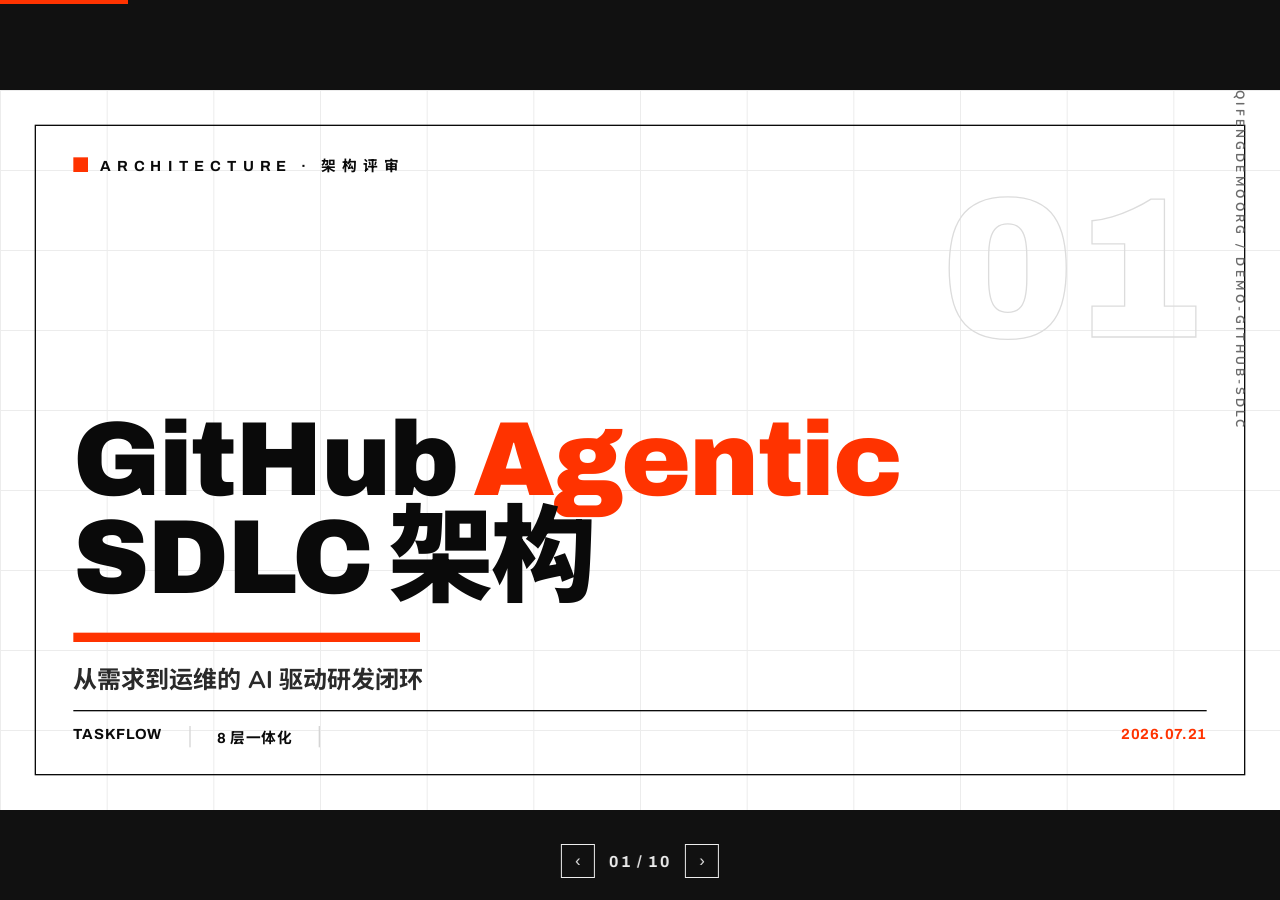
<file: index.html>
<!DOCTYPE html>
<html lang="zh">
<head>
<meta charset="UTF-8">
<meta name="viewport" content="width=device-width, initial-scale=1.0">
<title>GitHub Agentic SDLC 架构 · TaskFlow</title>

<!-- Fonts: Archivo (display) + Nunito (body) + Noto Sans SC (CJK) -->
<link rel="preconnect" href="https://fonts.googleapis.com">
<link rel="preconnect" href="https://fonts.gstatic.com" crossorigin>
<link href="https://fonts.googleapis.com/css2?family=Archivo:wght@500;700;800;900&family=Nunito:wght@400;600;700;800&family=Noto+Sans+SC:wght@400;500;700;900&display=swap" rel="stylesheet">

<style>
/* ===========================================
   THEME — Swiss Modern (edit :root to reskin)
   =========================================== */
:root{
  --stage-bg:#111111;        /* letterbox area */
  --slide-bg:#ffffff;
  --ink:#0a0a0a;
  --red:#ff3300;
  --muted:#6b6b6b;
  --line:#d9d9d9;
  --grid:#ececec;
  --zone-ot:#9a9a9a;         /* OneTeam zone */
  --zone-gh:#0a0a0a;         /* GitHub zone */
  --zone-az:#ff3300;         /* Azure zone */
  --font-display:'Archivo','Noto Sans SC',sans-serif;
  --font-body:'Nunito','Noto Sans SC',sans-serif;
  --ease:cubic-bezier(.16,1,.3,1);
}
*{margin:0;padding:0;box-sizing:border-box;}

/* ===========================================
   viewport-base.css  (fixed 16:9 stage)
   =========================================== */
html,body{width:100%;height:100%;margin:0;overflow:hidden;background:var(--stage-bg,#000);}
.deck-viewport{position:fixed;inset:0;overflow:hidden;background:var(--stage-bg,#000);}
.deck-stage{position:absolute;left:0;top:0;width:1920px;height:1080px;overflow:hidden;transform-origin:0 0;background:var(--slide-bg,#fff);}
.slide{position:absolute;inset:0;width:1920px;height:1080px;overflow:hidden;display:block;visibility:hidden;opacity:0;pointer-events:none;background:var(--slide-bg,#fff);}
.slide.active,.slide.visible{visibility:visible;opacity:1;pointer-events:auto;z-index:1;}
img,video,canvas,svg{max-width:100%;max-height:100%;}
.deck-controls{position:fixed;left:50%;bottom:22px;transform:translateX(-50%);z-index:1000;}
@media print{
  html,body{width:1920px;height:auto;overflow:visible;background:#fff;}
  .deck-viewport{position:static;overflow:visible;background:#fff;}
  .deck-stage{position:static;width:auto;height:auto;transform:none!important;background:none;}
  .slide{position:relative;display:block!important;visibility:visible!important;opacity:1!important;pointer-events:auto!important;width:1920px;height:1080px;break-after:page;page-break-after:always;}
  .slide:last-child{break-after:auto;page-break-after:auto;}
  .deck-controls{display:none!important;}
}
@media (prefers-reduced-motion: reduce){*,*::before,*::after{animation-duration:.01ms!important;transition-duration:.2s!important;}}

/* ===========================================
   BASE SLIDE + SHARED CHROME
   =========================================== */
.slide{color:var(--ink);font-family:var(--font-body);
  background:
    linear-gradient(var(--grid) 1px,transparent 1px) 0 0/100% 120px,
    linear-gradient(90deg,var(--grid) 1px,transparent 1px) 0 0/160px 100%,
    var(--slide-bg);}
.wrap{position:absolute;inset:0;padding:74px 104px 84px;display:flex;flex-direction:column;}
.chrome{display:flex;justify-content:space-between;align-items:center;}
.kicker{display:flex;align-items:center;gap:16px;font-family:var(--font-display);font-weight:700;font-size:20px;letter-spacing:.4em;text-transform:uppercase;}
.kicker .sq{width:18px;height:18px;background:var(--red);flex:0 0 auto;}
.nav{font-family:var(--font-display);font-weight:700;font-size:20px;letter-spacing:.14em;color:var(--muted);text-transform:uppercase;}
.nav b{color:var(--ink);}
.shead{position:relative;margin:26px 0 20px;display:flex;align-items:baseline;gap:26px;}
.shead .idx{font-family:var(--font-display);font-weight:900;font-size:96px;line-height:.8;color:transparent;-webkit-text-stroke:2px #d5d5d5;letter-spacing:-.03em;}
.shead h2{font-family:var(--font-display);font-weight:900;font-size:66px;line-height:1;letter-spacing:-.01em;}
.shead .tab{position:absolute;left:0;bottom:-14px;height:10px;width:300px;background:var(--red);transform-origin:left;}
.body{flex:1;min-height:0;display:flex;flex-direction:column;}

/* reveal animations (professional/editorial: crisp staggered) */
.reveal{opacity:0;transform:translateY(26px);transition:opacity .55s var(--ease),transform .55s var(--ease);}
.slide.visible .reveal{opacity:1;transform:none;}
.wipe{transform:scaleX(0);transform-origin:left;transition:transform .6s var(--ease) .35s;}
.slide.visible .wipe{transform:scaleX(1);}
.d1{transition-delay:.05s}.d2{transition-delay:.13s}.d3{transition-delay:.21s}.d4{transition-delay:.29s}
.d5{transition-delay:.37s}.d6{transition-delay:.45s}.d7{transition-delay:.53s}.d8{transition-delay:.61s}

/* ===========================================
   SLIDE 1 — TITLE
   =========================================== */
.title-slide .wrap{padding:96px 110px;}
.t-frame{position:absolute;inset:52px;border:2px solid var(--ink);pointer-events:none;}
.t-kicker{position:absolute;top:96px;left:110px;display:flex;align-items:center;gap:18px;font-family:var(--font-display);font-weight:700;font-size:22px;letter-spacing:.42em;text-transform:uppercase;}
.t-kicker .sq{width:22px;height:22px;background:var(--red);}
.t-bignum{position:absolute;top:150px;right:120px;font-family:var(--font-display);font-weight:900;font-size:300px;line-height:.8;color:transparent;-webkit-text-stroke:2px #dcdcdc;letter-spacing:-.02em;}
.t-vlabel{position:absolute;top:0;bottom:0;right:48px;display:flex;align-items:center;writing-mode:vertical-rl;font-family:var(--font-body);font-weight:700;font-size:18px;letter-spacing:.26em;color:var(--muted);text-transform:uppercase;}
.t-hero{position:absolute;left:110px;bottom:252px;}
.t-hero h1{font-family:var(--font-display);font-weight:900;font-size:158px;line-height:.92;letter-spacing:-.02em;}
.t-hero h1 .accent{color:var(--red);}
.t-rule{width:520px;height:14px;background:var(--red);margin-top:40px;}
.t-sub{position:absolute;left:110px;bottom:170px;font-family:var(--font-body);font-weight:700;font-size:36px;color:#2a2a2a;}
.t-meta{position:absolute;left:110px;right:110px;bottom:94px;display:flex;border-top:2px solid var(--ink);padding-top:22px;font-family:var(--font-display);font-weight:700;font-size:22px;letter-spacing:.06em;text-transform:uppercase;}
.t-meta span{padding-right:40px;margin-right:40px;border-right:2px solid #d5d5d5;}
.t-meta span:last-child{border:0;color:var(--red);margin-left:auto;padding-right:0;margin-right:0;}

/* ===========================================
   SLIDE 2 — OVERVIEW
   =========================================== */
.ov{display:grid;grid-template-columns:1.15fr .85fr;gap:56px;flex:1;align-content:center;}
.ov .lead{font-size:34px;line-height:1.55;font-weight:600;}
.ov .lead b{color:var(--red);}
.ov .lead .small{display:block;margin-top:26px;font-size:24px;font-weight:600;color:var(--muted);line-height:1.5;}
.stats{display:grid;grid-template-columns:1fr 1fr;gap:22px;}
.stat{border:2px solid var(--ink);padding:26px 28px;}
.stat .n{font-family:var(--font-display);font-weight:900;font-size:78px;line-height:.9;color:var(--red);}
.stat .l{font-family:var(--font-body);font-weight:700;font-size:23px;margin-top:10px;}
.stat .s{font-size:19px;color:var(--muted);margin-top:4px;}
.platforms{margin-top:auto;display:flex;gap:0;border-top:2px solid var(--ink);padding-top:20px;}
.platforms span{flex:1;font-family:var(--font-display);font-weight:800;font-size:24px;letter-spacing:.04em;text-transform:uppercase;padding-right:24px;}
.platforms span i{display:block;font-family:var(--font-body);font-weight:600;font-style:normal;font-size:18px;color:var(--muted);text-transform:none;letter-spacing:0;margin-top:4px;}

/* ===========================================
   SLIDE 3 — ARCHITECTURE FLOW
   =========================================== */
.flow{display:flex;align-items:stretch;gap:0;margin-top:14px;}
.node{flex:1 1 0;min-width:0;border:2px solid var(--ink);border-top:6px solid var(--zone,#0a0a0a);background:#fff;padding:16px 14px 14px;display:flex;flex-direction:column;gap:6px;}
.node.ot{--zone:var(--zone-ot);}.node.gh{--zone:var(--zone-gh);}.node.az{--zone:var(--zone-az);}
.node .num{font-family:var(--font-display);font-weight:900;font-size:24px;color:var(--red);}
.node .nm{font-family:var(--font-display);font-weight:800;font-size:23px;line-height:1.06;}
.node .sb{font-size:16px;color:var(--muted);line-height:1.25;}
.arw{flex:0 0 30px;display:flex;align-items:center;justify-content:center;font-family:var(--font-display);font-weight:900;font-size:30px;color:var(--red);}
.legend{display:flex;gap:36px;margin-top:24px;font-family:var(--font-display);font-weight:700;font-size:20px;letter-spacing:.02em;text-transform:uppercase;}
.legend i{display:inline-block;width:26px;height:10px;margin-right:10px;vertical-align:middle;}
.loop{margin-top:26px;border:2px dashed var(--red);padding:18px 26px;display:flex;align-items:center;gap:18px;background:#fff7f5;}
.loop .lc{font-family:var(--font-display);font-weight:900;font-size:26px;color:var(--red);}
.loop .lt{font-size:24px;font-weight:700;}
.loop .lt b{color:var(--red);}

/* ===========================================
   SLIDE 4 — 8 LAYERS GRID
   =========================================== */
.grid8{display:grid;grid-template-columns:repeat(4,1fr);grid-auto-rows:1fr;gap:20px;flex:1;}
.lcard{border:2px solid var(--ink);padding:20px 22px;display:flex;flex-direction:column;position:relative;overflow:hidden;}
.lcard .bignum{position:absolute;right:8px;top:-16px;font-family:var(--font-display);font-weight:900;font-size:96px;color:transparent;-webkit-text-stroke:2px #eee;}
.lcard .h{font-family:var(--font-display);font-weight:900;font-size:27px;display:flex;align-items:center;gap:12px;}
.lcard .h .dot{width:14px;height:14px;background:var(--red);flex:0 0 auto;}
.lcard .role{font-size:20px;font-weight:700;margin-top:12px;line-height:1.35;}
.lcard .carrier{margin-top:auto;padding-top:12px;font-family:'Archivo',monospace;font-size:16px;color:var(--muted);line-height:1.35;border-top:1px solid var(--line);}

/* ===========================================
   SLIDE 5 — DATA FLOW LOOP
   =========================================== */
.steps{display:flex;gap:0;flex:1;align-items:stretch;margin-top:10px;}
.step{flex:1 1 0;padding:0 26px;border-left:2px solid var(--line);display:flex;flex-direction:column;}
.step:first-child{border-left:0;padding-left:0;}
.step .sn{font-family:var(--font-display);font-weight:900;font-size:92px;line-height:.85;color:transparent;-webkit-text-stroke:2px var(--ink);}
.step.hot .sn{color:var(--red);-webkit-text-stroke:0;}
.step .st{font-size:23px;font-weight:700;line-height:1.4;margin-top:20px;}
.step .st b{color:var(--red);}
.loopbar{margin-top:24px;background:var(--ink);color:#fff;padding:20px 30px;display:flex;align-items:center;gap:20px;}
.loopbar .k{font-family:var(--font-display);font-weight:900;font-size:22px;letter-spacing:.24em;color:var(--red);text-transform:uppercase;flex:0 0 auto;}
.loopbar .v{font-size:23px;font-weight:700;}

/* ===========================================
   SLIDE 6 — STATUS TABLE
   =========================================== */
.dtable{width:100%;border-collapse:collapse;margin-top:8px;}
.dtable th{font-family:var(--font-display);font-weight:800;font-size:20px;letter-spacing:.1em;text-transform:uppercase;text-align:left;padding:14px 18px;border-bottom:3px solid var(--ink);}
.dtable td{font-size:23px;font-weight:600;padding:13px 18px;border-bottom:1px solid var(--line);vertical-align:middle;}
.dtable td.layer{font-family:var(--font-display);font-weight:900;font-size:24px;width:130px;}
.dtable tr:last-child td{border-bottom:0;}
.chip{display:inline-block;font-family:var(--font-display);font-weight:800;font-size:18px;letter-spacing:.04em;padding:5px 14px;white-space:nowrap;}
.chip.ok{background:var(--ink);color:#fff;}
.chip.part{border:2px solid var(--ink);color:var(--ink);}
.chip.gap{background:var(--red);color:#fff;}

/* ===========================================
   SLIDES 7 & 8 — WORK ITEMS (3 columns)
   =========================================== */
.cols3{display:grid;grid-template-columns:repeat(3,1fr);gap:26px;flex:1;}
.wcol{border:2px solid var(--ink);display:flex;flex-direction:column;}
.wcol .wh{background:var(--ink);color:#fff;padding:16px 22px;font-family:var(--font-display);font-weight:900;font-size:26px;display:flex;align-items:baseline;gap:12px;}
.wcol .wh .tag{color:var(--red);font-size:22px;}
.wcol .wsub{font-family:var(--font-body);font-weight:700;font-size:18px;color:#cfcfcf;}
.wcol ul{list-style:none;padding:18px 22px;display:flex;flex-direction:column;gap:15px;}
.wcol li{font-size:20px;line-height:1.35;}
.wcol li .id{display:inline-block;font-family:'Archivo',monospace;font-weight:700;font-size:16px;background:#f0f0f0;padding:2px 8px;margin-bottom:4px;}
.wcol li .id.done{background:var(--ink);color:#fff;}
.wcol li .id.opt{background:#fff;border:1px dashed var(--muted);color:var(--muted);}
.wcol li .dz{color:var(--muted);font-weight:600;font-size:18px;}

/* ===========================================
   SLIDE 9 — ROADMAP / DEPENDENCIES
   =========================================== */
.phases{display:grid;grid-template-columns:repeat(4,1fr);gap:22px;flex:1;}
.phase{border:2px solid var(--ink);border-top:6px solid var(--red);padding:20px 22px;display:flex;flex-direction:column;}
.phase .pn{font-family:var(--font-display);font-weight:900;font-size:22px;letter-spacing:.12em;text-transform:uppercase;color:var(--red);}
.phase .pt{font-family:var(--font-display);font-weight:900;font-size:27px;margin:8px 0 14px;line-height:1.1;}
.phase ol{list-style:none;display:flex;flex-direction:column;gap:10px;counter-reset:s;}
.phase li{font-size:19px;font-weight:700;line-height:1.3;padding-left:0;}
.phase li .m{font-family:'Archivo',monospace;font-size:15px;color:var(--muted);font-weight:600;}
.phase .par{margin-top:auto;padding-top:12px;font-size:17px;font-weight:700;color:var(--muted);border-top:1px solid var(--line);}
.chain{margin-top:24px;background:#fff7f5;border:2px solid var(--red);padding:16px 24px;font-family:var(--font-display);font-weight:800;font-size:22px;display:flex;align-items:center;gap:14px;flex-wrap:wrap;}
.chain .k{color:var(--red);letter-spacing:.1em;text-transform:uppercase;font-size:19px;}
.chain code{font-family:'Archivo',monospace;font-weight:700;font-size:20px;}
.chain .gt{color:var(--red);}

/* ===========================================
   SLIDE 10 — ASSUMPTIONS + NEXT
   =========================================== */
.close{display:grid;grid-template-columns:1fr 1fr;gap:56px;flex:1;align-content:center;}
.asm h3,.nxt h3{font-family:var(--font-display);font-weight:900;font-size:30px;margin-bottom:20px;display:flex;align-items:center;gap:12px;}
.asm h3 .sq,.nxt h3 .sq{width:16px;height:16px;background:var(--red);}
.asm ul{list-style:none;display:flex;flex-direction:column;gap:16px;}
.asm li{font-size:23px;font-weight:600;line-height:1.4;padding-left:26px;position:relative;}
.asm li::before{content:"—";position:absolute;left:0;color:var(--red);font-weight:900;}
.nxt .cta{border:2px solid var(--ink);padding:24px 26px;margin-bottom:20px;}
.nxt .cta.hot{background:var(--red);color:#fff;border-color:var(--red);}
.nxt .cta .t{font-family:var(--font-display);font-weight:900;font-size:26px;}
.nxt .cta .d{font-size:20px;font-weight:600;margin-top:8px;line-height:1.4;}
.endline{margin-top:26px;font-family:var(--font-display);font-weight:900;font-size:22px;letter-spacing:.06em;text-transform:uppercase;color:var(--muted);}

/* ===========================================
   DECK CONTROLS + EDIT AFFORDANCE
   =========================================== */
.deck-controls{display:flex;align-items:center;gap:14px;font-family:var(--font-display);font-weight:700;color:#fff;mix-blend-mode:difference;font-size:16px;letter-spacing:.1em;}
.deck-controls button{background:none;border:1.5px solid #fff;color:#fff;width:34px;height:34px;cursor:pointer;font-size:16px;line-height:1;}
.progress{position:fixed;left:0;top:0;height:4px;background:var(--red);z-index:1001;transition:width .4s var(--ease);}
.edit-hotzone{position:fixed;top:0;left:0;width:80px;height:80px;z-index:10000;cursor:pointer;}
.edit-toggle{position:fixed;top:16px;left:16px;width:44px;height:44px;border:none;border-radius:50%;background:var(--ink);color:#fff;font-size:18px;cursor:pointer;opacity:0;pointer-events:none;transition:opacity .3s ease;z-index:10001;}
.edit-toggle.show,.edit-toggle.active{opacity:1;pointer-events:auto;}
.edit-toggle.active{background:var(--red);}
.editing [contenteditable="true"]{outline:2px dashed var(--red);outline-offset:3px;cursor:text;}
.edit-hint{position:fixed;bottom:20px;left:16px;background:var(--ink);color:#fff;font-family:var(--font-body);font-weight:700;font-size:14px;padding:8px 14px;z-index:10001;opacity:0;transform:translateY(8px);transition:.3s;}
.edit-hint.show{opacity:1;transform:none;}
</style>
</head>
<body>
<div class="progress" id="progress"></div>
<div class="deck-viewport">
  <main class="deck-stage" id="deckStage">

    <!-- ===== SLIDE 1 — TITLE ===== -->
    <section class="slide title-slide active visible">
      <div class="wrap">
        <div class="t-frame reveal d1"></div>
        <div class="t-kicker reveal d1"><span class="sq"></span>ARCHITECTURE · 架构评审</div>
        <div class="t-bignum reveal d2">01</div>
        <div class="t-vlabel reveal d2">qifengdemoorg / demo-github-sdlc</div>
        <div class="t-hero">
          <h1 class="reveal d3">GitHub <span class="accent">Agentic</span><br>SDLC 架构</h1>
          <div class="t-rule wipe"></div>
        </div>
        <div class="t-sub reveal d4">从需求到运维的 AI 驱动研发闭环</div>
        <div class="t-meta reveal d5"><span>TaskFlow</span><span>8 层一体化</span><span>2026.07.21</span></div>
      </div>
    </section>

    <!-- ===== SLIDE 2 — OVERVIEW ===== -->
    <section class="slide">
      <div class="wrap">
        <div class="chrome"><div class="kicker"><span class="sq"></span>Overview · 概览</div><div class="nav"><b>02</b> / 10</div></div>
        <header class="shead"><span class="idx">02</span><h2>概览</h2><span class="tab wipe"></span></header>
        <div class="body">
          <div class="ov">
            <div class="lead reveal d2">以最小的 FastAPI 应用 <b>TaskFlow</b> 为载体,把 <b>需求 → 编码 → 评审 → 门禁 → 测试 → 部署 → 运维</b> 串成一条 AI 驱动的研发闭环。
              <span class="small">四大平台协同:OneTeam(需求)· GitHub(仓库/Agent/门禁)· GitHub Actions(CI/CD 与 Agentic Workflow)· Azure(承载与自愈)。已跑通 6 项能力,余下 4 块为本次待补。</span>
            </div>
            <div class="stats">
              <div class="stat reveal d3"><div class="n">8</div><div class="l">架构分层</div><div class="s">需求 → 运维闭环</div></div>
              <div class="stat reveal d4"><div class="n">6</div><div class="l">已落地能力</div><div class="s">Agent/评审/门禁/CI…</div></div>
              <div class="stat reveal d5"><div class="n">17</div><div class="l">待办工作项</div><div class="s">分 A–F 六组</div></div>
              <div class="stat reveal d6"><div class="n">4</div><div class="l">待补板块</div><div class="s">①同步 ②Spec ⑦CD ⑧SRE</div></div>
            </div>
          </div>
          <div class="platforms reveal d7">
            <span>OneTeam<i>需求 · PRD</i></span>
            <span>GitHub<i>仓库 · Coding Agent · 门禁</i></span>
            <span>GitHub Actions<i>CI/CD · Agentic Workflow</i></span>
            <span>Azure<i>部署 · SRE 自愈</i></span>
          </div>
        </div>
      </div>
    </section>

    <!-- ===== SLIDE 3 — ARCHITECTURE FLOW ===== -->
    <section class="slide">
      <div class="wrap">
        <div class="chrome"><div class="kicker"><span class="sq"></span>Blueprint · 架构总览</div><div class="nav"><b>03</b> / 10</div></div>
        <header class="shead"><span class="idx">03</span><h2>架构总览</h2><span class="tab wipe"></span></header>
        <div class="body">
          <div class="flow">
            <div class="node ot reveal d1"><span class="num">01</span><span class="nm">项目管理</span><span class="sb">OneTeam · PRD</span></div>
            <span class="arw reveal d1">→</span>
            <div class="node gh reveal d2"><span class="num">02</span><span class="nm">需求同步</span><span class="sb">GitHub MCP → Issues</span></div>
            <span class="arw reveal d2">→</span>
            <div class="node gh reveal d3"><span class="num">03</span><span class="nm">仓库上下文</span><span class="sb">Spec + 指令文件</span></div>
            <span class="arw reveal d3">→</span>
            <div class="node gh reveal d4"><span class="num">04</span><span class="nm">编码实现</span><span class="sb">Coding Agent</span></div>
            <span class="arw reveal d4">→</span>
            <div class="node gh reveal d5"><span class="num">05</span><span class="nm">PR 门禁</span><span class="sb">Review + Ruleset</span></div>
            <span class="arw reveal d5">→</span>
            <div class="node gh reveal d6"><span class="num">06</span><span class="nm">Agentic WF</span><span class="sb">测试 · 诊断</span></div>
            <span class="arw reveal d6">→</span>
            <div class="node gh reveal d7"><span class="num">07</span><span class="nm">CI / CD</span><span class="sb">构建 · 部署</span></div>
            <span class="arw reveal d7">→</span>
            <div class="node az reveal d8"><span class="num">08</span><span class="nm">Azure + SRE</span><span class="sb">承载 · 自愈</span></div>
          </div>
          <div class="legend reveal d8">
            <span><i style="background:var(--zone-ot)"></i>OneTeam</span>
            <span><i style="background:var(--zone-gh)"></i>GitHub 平台</span>
            <span><i style="background:var(--zone-az)"></i>Azure 云</span>
          </div>
          <div class="loop reveal d8"><span class="lc">↻</span><span class="lt">闭环:<b>Azure SRE</b> 监测到异常 → 自动 <b>回写为新 Issue</b> → 回到 ② 需求,进入下一轮迭代。</span></div>
        </div>
      </div>
    </section>

    <!-- ===== SLIDE 4 — 8 LAYERS ===== -->
    <section class="slide">
      <div class="wrap">
        <div class="chrome"><div class="kicker"><span class="sq"></span>Layers · 分层职责</div><div class="nav"><b>04</b> / 10</div></div>
        <header class="shead"><span class="idx">04</span><h2>8 层职责一览</h2><span class="tab wipe"></span></header>
        <div class="body">
          <div class="grid8">
            <div class="lcard reveal d1"><span class="bignum">1</span><div class="h"><span class="dot"></span>项目管理</div><div class="role">需求源头:Feature → Story → PRD</div><div class="carrier">OneTeam 平台</div></div>
            <div class="lcard reveal d2"><span class="bignum">2</span><div class="h"><span class="dot"></span>需求同步</div><div class="role">把需求同步为 GitHub Issue</div><div class="carrier">GitHub MCP → Issues (Epic/Story/PRD)</div></div>
            <div class="lcard reveal d3"><span class="bignum">3</span><div class="h"><span class="dot"></span>仓库上下文</div><div class="role">多仓库托管,Spec 与代码同仓</div><div class="carrier">/spec/*.md + copilot-instructions.md</div></div>
            <div class="lcard reveal d4"><span class="bignum">4</span><div class="h"><span class="dot"></span>编码实现</div><div class="role">领 Issue 自动开发、提 PR</div><div class="carrier">Copilot Coding Agent</div></div>
            <div class="lcard reveal d5"><span class="bignum">5</span><div class="h"><span class="dot"></span>PR / 门禁</div><div class="role">AI 评审 + 平台级规则门禁</div><div class="carrier">Copilot Code Review + Branch Ruleset</div></div>
            <div class="lcard reveal d6"><span class="bignum">6</span><div class="h"><span class="dot"></span>Agentic WF</div><div class="role">自动化测试 / 失败诊断 / 修复</div><div class="carrier">gh-aw: issue-triage · ci-doctor</div></div>
            <div class="lcard reveal d7"><span class="bignum">7</span><div class="h"><span class="dot"></span>CI / CD</div><div class="role">构建 · 测试 · 扫描 · 打包 · 部署</div><div class="carrier">GitHub Actions: ci.yml + cd.yml</div></div>
            <div class="lcard reveal d8"><span class="bignum">8</span><div class="h"><span class="dot"></span>Azure 云</div><div class="role">承载运行 + 自动化运维闭环</div><div class="carrier">App Service / ACA / AKS + SRE Agent</div></div>
          </div>
        </div>
      </div>
    </section>

    <!-- ===== SLIDE 5 — DATA FLOW ===== -->
    <section class="slide">
      <div class="wrap">
        <div class="chrome"><div class="kicker"><span class="sq"></span>Flow · 数据流闭环</div><div class="nav"><b>05</b> / 10</div></div>
        <header class="shead"><span class="idx">05</span><h2>数据流:一次迭代的闭环</h2><span class="tab wipe"></span></header>
        <div class="body">
          <div class="steps">
            <div class="step reveal d1"><div class="sn">01</div><div class="st">OneTeam 的 <b>PRD</b> 经 GitHub MCP <b>同步为 Issue</b>。</div></div>
            <div class="step reveal d2"><div class="sn">02</div><div class="st">Issue 指派 <b>Coding Agent</b>,依 Spec 与指令文件写码、<b>开 PR</b>。</div></div>
            <div class="step reveal d3"><div class="sn">03</div><div class="st">PR 触发 <b>Code Review + Ruleset</b> 门禁;<b>Agentic WF</b> 跑测试与诊断。</div></div>
            <div class="step reveal d4"><div class="sn">04</div><div class="st">门禁通过,<b>CI/CD</b> 构建并 <b>部署到 Azure</b>。</div></div>
            <div class="step hot reveal d5"><div class="sn">05</div><div class="st"><b>Azure SRE</b> 监控运行态,异常时 <b>自愈 + 回写 Issue</b>。</div></div>
          </div>
          <div class="loopbar reveal d6"><span class="k">闭环</span><span class="v">第 5 步的运维事件回写为新 Issue → 回到第 1 步,需求—交付—运维持续循环。</span></div>
        </div>
      </div>
    </section>

    <!-- ===== SLIDE 6 — STATUS vs GAPS ===== -->
    <section class="slide">
      <div class="wrap">
        <div class="chrome"><div class="kicker"><span class="sq"></span>Status · 现状与差距</div><div class="nav"><b>06</b> / 10</div></div>
        <header class="shead"><span class="idx">06</span><h2>现状与差距</h2><span class="tab wipe"></span></header>
        <div class="body">
          <table class="dtable">
            <thead><tr><th style="width:130px">层</th><th>能力</th><th style="width:260px">载体</th><th style="width:210px">现状</th></tr></thead>
            <tbody>
              <tr class="reveal d1"><td class="layer">③</td><td>copilot-instructions.md</td><td>指令文件</td><td><span class="chip ok">✔ 已有</span> <span class="chip part">缺跨仓库</span></td></tr>
              <tr class="reveal d1"><td class="layer">④</td><td>Copilot Coding Agent</td><td>Issue 指派</td><td><span class="chip ok">✔ 已具备</span></td></tr>
              <tr class="reveal d2"><td class="layer">⑤</td><td>Ruleset + Copilot Code Review</td><td>分支规则</td><td><span class="chip ok">✔ 已有</span></td></tr>
              <tr class="reveal d2"><td class="layer">⑥</td><td>Agentic Workflow</td><td>issue-triage · ci-doctor</td><td><span class="chip ok">✔ 已有</span></td></tr>
              <tr class="reveal d3"><td class="layer">⑦</td><td>CI(ruff + pytest)</td><td>ci.yml</td><td><span class="chip ok">✔ 已有</span></td></tr>
              <tr class="reveal d3"><td class="layer">—</td><td>Agent Merge</td><td>演示剧本</td><td><span class="chip ok">✔ 已覆盖</span></td></tr>
              <tr class="reveal d4"><td class="layer">①</td><td>OneTeam → Issue 同步</td><td>GitHub MCP 服务</td><td><span class="chip gap">✕ 缺失</span></td></tr>
              <tr class="reveal d4"><td class="layer">②</td><td>/spec 规范 + 跨仓库场景</td><td>目录 + 指令文件</td><td><span class="chip part">◐ 部分</span></td></tr>
              <tr class="reveal d5"><td class="layer">⑦</td><td>CD 部署到 Azure</td><td>cd.yml + IaC</td><td><span class="chip gap">✕ 缺失</span></td></tr>
              <tr class="reveal d5"><td class="layer">⑧</td><td>Azure SRE 自动化运维</td><td>SRE Agent</td><td><span class="chip gap">✕ 缺失</span></td></tr>
            </tbody>
          </table>
        </div>
      </div>
    </section>

    <!-- ===== SLIDE 7 — WORK ITEMS A–C ===== -->
    <section class="slide">
      <div class="wrap">
        <div class="chrome"><div class="kicker"><span class="sq"></span>Backlog · 工作项 1/2</div><div class="nav"><b>07</b> / 10</div></div>
        <header class="shead"><span class="idx">07</span><h2>实施工作项 · A–C</h2><span class="tab wipe"></span></header>
        <div class="body">
          <div class="cols3">
            <div class="wcol reveal d1">
              <div class="wh">A<span class="tag">需求同步</span></div>
              <div class="wh" style="background:#f0f0f0;color:var(--muted);font-size:16px;font-weight:700;padding:8px 22px">层 ①</div>
              <ul>
                <li><span class="id">oneteam-issue-mapping</span><br>字段/状态映射 + 外部 ID 关联键</li>
                <li><span class="id">issue-templates</span><br>PRD 结构化模板 + Label/Type 规范</li>
                <li><span class="id">oneteam-sync-service</span><br>基于 GitHub MCP:创建/更新、幂等去重、回写 <span class="dz">(可 mock)</span></li>
              </ul>
            </div>
            <div class="wcol reveal d2">
              <div class="wh">B<span class="tag">仓库上下文</span></div>
              <div class="wh" style="background:#f0f0f0;color:var(--muted);font-size:16px;font-weight:700;padding:8px 22px">层 ② ③</div>
              <ul>
                <li><span class="id">spec-convention</span><br>/spec 目录规范 + Spec/PRD 模板</li>
                <li><span class="id">copilot-instructions-crossrepo</span><br>指令文件增补跨仓库场景章节</li>
                <li><span class="id opt">multi-repo-setup</span><br>第二示例仓库 / Copilot Space <span class="dz">(可选)</span></li>
              </ul>
            </div>
            <div class="wcol reveal d3">
              <div class="wh">C<span class="tag">门禁增强</span></div>
              <div class="wh" style="background:#f0f0f0;color:var(--muted);font-size:16px;font-weight:700;padding:8px 22px">层 ⑤</div>
              <ul>
                <li><span class="id">ruleset-cd-gate</span><br>Ruleset 的 required checks 纳入部署前置检查(产物 / 镜像扫描)</li>
              </ul>
            </div>
          </div>
        </div>
      </div>
    </section>

    <!-- ===== SLIDE 8 — WORK ITEMS D–F ===== -->
    <section class="slide">
      <div class="wrap">
        <div class="chrome"><div class="kicker"><span class="sq"></span>Backlog · 工作项 2/2</div><div class="nav"><b>08</b> / 10</div></div>
        <header class="shead"><span class="idx">08</span><h2>实施工作项 · D–F</h2><span class="tab wipe"></span></header>
        <div class="body">
          <div class="cols3">
            <div class="wcol reveal d1">
              <div class="wh">D<span class="tag">CD 到 Azure</span></div>
              <div class="wh" style="background:#f0f0f0;color:var(--muted);font-size:16px;font-weight:700;padding:8px 22px">层 ⑦</div>
              <ul>
                <li><span class="id">azure-target-decision</span><br>目标选型 + 环境划分(dev/stg/prod)</li>
                <li><span class="id">azure-iac</span><br>Bicep / Terraform 定义资源</li>
                <li><span class="id opt">containerization</span><br>Dockerfile + 镜像仓库 <span class="dz">(ACA/AKS)</span></li>
                <li><span class="id">github-azure-oidc</span><br>OIDC 联合身份 + 环境 secrets</li>
                <li><span class="id">cd-workflow</span><br>cd.yml:登录 · 构建 · 部署 · 审批</li>
              </ul>
            </div>
            <div class="wcol reveal d2">
              <div class="wh">E<span class="tag">Azure SRE</span></div>
              <div class="wh" style="background:#f0f0f0;color:var(--muted);font-size:16px;font-weight:700;padding:8px 22px">层 ⑧</div>
              <ul>
                <li><span class="id">observability</span><br>App Insights / Monitor:指标 · 日志 · 告警</li>
                <li><span class="id">azure-sre-agent</span><br>接入 SRE Agent:自动诊断 / 自愈</li>
                <li><span class="id">sre-feedback-loop</span><br>事件回写 GitHub(建 Issue → 回到 ①)</li>
              </ul>
            </div>
            <div class="wcol reveal d3">
              <div class="wh">F<span class="tag">收尾</span></div>
              <div class="wh" style="background:#f0f0f0;color:var(--muted);font-size:16px;font-weight:700;padding:8px 22px">跨层</div>
              <ul>
                <li><span class="id done">architecture-doc ✔</span><br>docs/architecture.md <span class="dz">(已完成)</span></li>
                <li><span class="id">e2e-demo-script</span><br>更新 docs/DEMO.md,纳入同步 / CD / SRE 剧本</li>
              </ul>
            </div>
          </div>
        </div>
      </div>
    </section>

    <!-- ===== SLIDE 9 — ROADMAP ===== -->
    <section class="slide">
      <div class="wrap">
        <div class="chrome"><div class="kicker"><span class="sq"></span>Roadmap · 顺序与依赖</div><div class="nav"><b>09</b> / 10</div></div>
        <header class="shead"><span class="idx">09</span><h2>实施顺序与依赖</h2><span class="tab wipe"></span></header>
        <div class="body">
          <div class="phases">
            <div class="phase reveal d1"><div class="pn">Phase 1</div><div class="pt">需求 + 上下文</div>
              <ol><li>A 需求同步 <span class="m">映射→模板→同步</span></li><li>B 仓库上下文 <span class="m">/spec + 跨仓库</span></li></ol>
              <div class="par">两组可并行</div>
            </div>
            <div class="phase reveal d2"><div class="pn">Phase 2</div><div class="pt">CD 到 Azure</div>
              <ol><li>目标选型 <span class="m">azure-target-decision</span></li><li>IaC · OIDC · 容器</li><li>cd-workflow</li><li>ruleset-cd-gate</li></ol>
              <div class="par">串行依赖链</div>
            </div>
            <div class="phase reveal d3"><div class="pn">Phase 3</div><div class="pt">Azure SRE</div>
              <ol><li>observability</li><li>azure-sre-agent <span class="m">← CD + 可观测性</span></li><li>sre-feedback-loop</li></ol>
              <div class="par">依赖 Phase 2 产出</div>
            </div>
            <div class="phase reveal d4"><div class="pn">Phase 4</div><div class="pt">收尾</div>
              <ol><li>architecture-doc <span class="m">✔ 已完成</span></li><li>e2e-demo-script <span class="m">← 同步/CD/SRE</span></li></ol>
              <div class="par">串联全链演示</div>
            </div>
          </div>
          <div class="chain reveal d5"><span class="k">关键链</span><code>目标选型</code><span class="gt">→</span><code>IaC / OIDC / 容器</code><span class="gt">→</span><code>cd.yml</code><span class="gt">→</span><code>SRE Agent</code><span class="gt">→</span><code>回写闭环</code></div>
        </div>
      </div>
    </section>

    <!-- ===== SLIDE 10 — ASSUMPTIONS + NEXT ===== -->
    <section class="slide">
      <div class="wrap">
        <div class="chrome"><div class="kicker"><span class="sq"></span>Notes · 假设与下一步</div><div class="nav"><b>10</b> / 10</div></div>
        <header class="shead"><span class="idx">10</span><h2>假设与下一步</h2><span class="tab wipe"></span></header>
        <div class="body">
          <div class="close">
            <div class="asm">
              <h3 class="reveal d1"><span class="sq"></span>假设与约束</h3>
              <ul>
                <li class="reveal d2">按「本仓库可演示的 Demo/脚手架」粒度;生产落地另行升级。</li>
                <li class="reveal d3">OneTeam 若无开放 API,同步服务以 mock 数据源演示。</li>
                <li class="reveal d4">Azure 目标未定,列为独立决策项,后续项依赖其结论。</li>
                <li class="reveal d5">已有 ③④⑤⑥ + CI 不重复实现,仅按需增强。</li>
              </ul>
            </div>
            <div class="nxt">
              <h3 class="reveal d2"><span class="sq"></span>下一步</h3>
              <div class="cta hot reveal d3"><div class="t">① 确定 Azure 部署目标</div><div class="d">选定 App Service / ACA / AKS → 解锁 D 层整条 CD 链。</div></div>
              <div class="cta reveal d4"><div class="t">② 并行启动 A 层同步</div><div class="d">OneTeam → Issue 映射与模板,不依赖 Azure,可即刻开工。</div></div>
              <div class="endline reveal d5">TaskFlow · GitHub Agentic SDLC · 2026</div>
            </div>
          </div>
        </div>
      </div>
    </section>

  </main>
</div>

<!-- Presentation chrome (outside the stage) -->
<div class="deck-controls" aria-hidden="true">
  <button id="prevBtn" title="上一页">‹</button>
  <span id="counter">01 / 10</span>
  <button id="nextBtn" title="下一页">›</button>
</div>

<!-- Inline editing affordance -->
<div class="edit-hotzone" id="editHotzone"></div>
<button class="edit-toggle" id="editToggle" title="编辑模式 (E)">✏️</button>
<div class="edit-hint" id="editHint">编辑模式:点击文字修改 · Ctrl+S 保存导出</div>

<script>
/* ===========================================
   SLIDE PRESENTATION CONTROLLER
   =========================================== */
class Deck{
  constructor(){
    this.slides=[...document.querySelectorAll('.slide')];
    this.stage=document.getElementById('deckStage');
    this.i=0;this.total=this.slides.length;
    this.counter=document.getElementById('counter');
    this.progress=document.getElementById('progress');
    this.setupScale();this.bind();this.show(0);
  }
  setupScale(){
    const s=()=>{const f=Math.min(innerWidth/1920,innerHeight/1080);
      this.stage.style.transform=`translate(${(innerWidth-1920*f)/2}px,${(innerHeight-1080*f)/2}px) scale(${f})`;};
    s();addEventListener('resize',s);
  }
  pad(n){return String(n+1).padStart(2,'0');}
  show(n){
    this.i=Math.max(0,Math.min(n,this.total-1));
    this.slides.forEach((sl,k)=>{sl.classList.toggle('active',k===this.i);sl.classList.toggle('visible',k===this.i);});
    this.counter.textContent=`${this.pad(this.i)} / ${this.total}`;
    this.progress.style.width=`${((this.i+1)/this.total)*100}%`;
  }
  next(){this.show(this.i+1);} prev(){this.show(this.i-1);}
  bind(){
    document.getElementById('nextBtn').onclick=()=>this.next();
    document.getElementById('prevBtn').onclick=()=>this.prev();
    addEventListener('keydown',e=>{
      if(e.target.getAttribute&&e.target.getAttribute('contenteditable')==='true')return;
      if(['ArrowRight',' ','PageDown','ArrowDown'].includes(e.key)){e.preventDefault();this.next();}
      else if(['ArrowLeft','PageUp','ArrowUp'].includes(e.key)){e.preventDefault();this.prev();}
      else if(e.key==='Home')this.show(0);
      else if(e.key==='End')this.show(this.total-1);
    });
    let x0=null;
    addEventListener('touchstart',e=>x0=e.touches[0].clientX,{passive:true});
    addEventListener('touchend',e=>{if(x0===null)return;const dx=e.changedTouches[0].clientX-x0;
      if(Math.abs(dx)>60){dx<0?this.next():this.prev();}x0=null;},{passive:true});
    let wl=0;addEventListener('wheel',e=>{const t=Date.now();if(t-wl<600)return;
      if(Math.abs(e.deltaY)>30){wl=t;e.deltaY>0?this.next():this.prev();}},{passive:true});
  }
}
const deck=new Deck();

/* ===========================================
   INLINE EDITING (E key / hover hotzone)
   =========================================== */
class Editor{
  constructor(){
    this.isActive=false;
    this.sel='h1,h2,h3,p,li,td,th,.st,.role,.nm,.sb,.lt,.v,.lead,.small,.t,.d,.pt,.carrier,.endline';
    this.toggle=document.getElementById('editToggle');
    this.hint=document.getElementById('editHint');
    this.load();
  }
  key(){return 'sdlc-deck-'+location.pathname;}
  toggleMode(){
    this.isActive=!this.isActive;
    document.body.classList.toggle('editing',this.isActive);
    this.toggle.classList.toggle('active',this.isActive);
    this.hint.classList.toggle('show',this.isActive);
    document.querySelectorAll(this.sel).forEach(el=>{
      el.contentEditable=this.isActive;
      if(this.isActive)el.addEventListener('input',this._save=()=>this.save());
    });
    if(!this.isActive)this.save();
  }
  save(){try{localStorage.setItem(this.key(),document.getElementById('deckStage').innerHTML);}catch(e){}}
  load(){try{const d=localStorage.getItem(this.key());if(d)document.getElementById('deckStage').innerHTML=d;}catch(e){}}
  export(){
    const html='<!DOCTYPE html>\n'+document.documentElement.outerHTML;
    const b=new Blob([html],{type:'text/html'});const a=document.createElement('a');
    a.href=URL.createObjectURL(b);a.download='architecture-slides.html';a.click();
  }
}
const editor=new Editor();
/* toggle button */
document.getElementById('editToggle').addEventListener('click',()=>editor.toggleMode());
/* hotzone hover with grace period */
const hz=document.getElementById('editHotzone'),et=document.getElementById('editToggle');let ht=null;
hz.addEventListener('mouseenter',()=>{clearTimeout(ht);et.classList.add('show');});
hz.addEventListener('mouseleave',()=>{ht=setTimeout(()=>{if(!editor.isActive)et.classList.remove('show');},400);});
et.addEventListener('mouseenter',()=>clearTimeout(ht));
et.addEventListener('mouseleave',()=>{ht=setTimeout(()=>{if(!editor.isActive)et.classList.remove('show');},400);});
hz.addEventListener('click',()=>editor.toggleMode());
/* keyboard: E toggles edit, Ctrl/Cmd+S exports */
addEventListener('keydown',e=>{
  if((e.key==='e'||e.key==='E')&&!(e.target.getAttribute&&e.target.getAttribute('contenteditable')==='true'))editor.toggleMode();
  if((e.ctrlKey||e.metaKey)&&e.key.toLowerCase()==='s'){e.preventDefault();editor.export();}
});
</script>
</body>
</html>
</file>
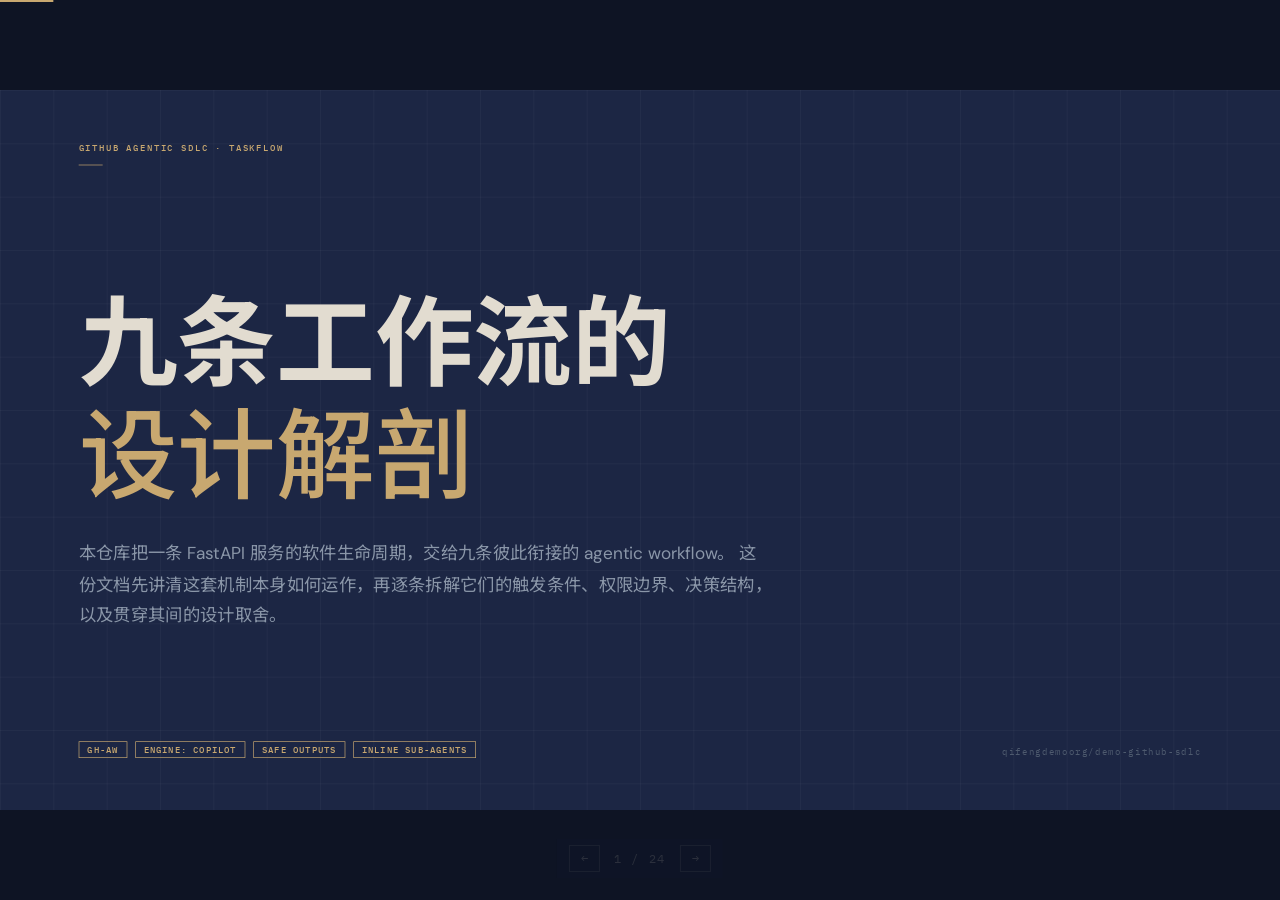
<file: agentic-workflows/index.html>
<!DOCTYPE html>
<html lang="zh-CN">
<head>
<meta charset="UTF-8">
<meta name="viewport" content="width=device-width, initial-scale=1.0">
<title>TaskFlow · Agentic Workflow 设计解剖</title>

<!-- 字体：Source Serif 4（标题）· DM Sans（正文）· IBM Plex Mono（元数据）· Noto Sans SC（中文全角色） -->
<link rel="preconnect" href="https://fonts.googleapis.com">
<link rel="preconnect" href="https://fonts.gstatic.com" crossorigin>
<link href="https://fonts.googleapis.com/css2?family=Source+Serif+4:ital,opsz,wght@0,8..60,400;0,8..60,600;0,8..60,700;1,8..60,400;1,8..60,600&family=DM+Sans:ital,opsz,wght@0,9..40,400;0,9..40,500;1,9..40,400&family=IBM+Plex+Mono:wght@400;500;600&family=Noto+Sans+SC:wght@400;500;700&display=swap" rel="stylesheet">

<style>
/* ===========================================
   1. 主题变量（Signal 设计系统）
   改这里就能改变整份 deck 的观感
   =========================================== */
:root {
    /* 双表面：深蓝 + 暖米白，两者都是一等背景 */
    --navy:      #1C2644;
    --navy-alt:  #232F55;
    --cream:     #F0ECE3;
    --cream-alt: #E6E0D4;

    /* 深色面文字 */
    --text-warm: #E2DCD0;
    --muted-d:   #8A96A8;
    --hint-d:    #4E5A6E;

    /* 浅色面文字 */
    --ink:       #1A2030;
    --muted-l:   #5A6270;
    --hint-l:    #9AA0A8;

    /* 唯一强调色：古金。只用于细线、强调、数字 */
    --gold:      #C8A870;

    /* 发丝线 —— 本系统用 1px 边框代替阴影做层次 */
    --bd-d:      #2E3D5C;
    --bd-l:      #CAC4B4;

    /* 字体阶梯：衬线负责“声音”，无衬线负责“内容”，等宽负责“元数据” */
    --f-serif: 'Source Serif 4', 'Noto Sans SC', Georgia, serif;
    --f-sans:  'DM Sans', 'Noto Sans SC', system-ui, sans-serif;
    --f-mono:  'IBM Plex Mono', 'Noto Sans SC', ui-monospace, monospace;

    /* 版心（按 1920×1080 舞台换算自模板的 7.5vw / 5.5vh） */
    --pad-x: 118px;
    --pad-y: 58px;

    --ease: cubic-bezier(0.16, 1, 0.3, 1);
    --dur: 0.62s;

    --stage-bg: #0E1424;
    --slide-bg: var(--navy);
}

* { margin: 0; padding: 0; box-sizing: border-box; }

/* ===========================================
   2. 固定 16:9 舞台（viewport-base.css 全文）
   幻灯片一律按 1920×1080 排版，整体缩放
   =========================================== */
html,
body {
    width: 100%;
    height: 100%;
    margin: 0;
    overflow: hidden;
    background: var(--stage-bg, #000);
}

.deck-viewport {
    position: fixed;
    inset: 0;
    overflow: hidden;
    background: var(--stage-bg, #000);
}

.deck-stage {
    position: absolute;
    left: 0;
    top: 0;
    width: 1920px;
    height: 1080px;
    overflow: hidden;
    transform-origin: 0 0;
    background: var(--slide-bg, #fff);
}

.slide {
    position: absolute;
    inset: 0;
    width: 1920px;
    height: 1080px;
    overflow: hidden;
    display: block;
    visibility: hidden;
    opacity: 0;
    pointer-events: none;
    background: var(--slide-bg, #fff);
}

.slide.active,
.slide.visible {
    visibility: visible;
    opacity: 1;
    pointer-events: auto;
    z-index: 1;
}

img,
video,
canvas,
svg {
    max-width: 100%;
    max-height: 100%;
}

.deck-controls {
    position: fixed;
    left: 50%;
    bottom: 22px;
    transform: translateX(-50%);
    z-index: 1000;
}

@media print {
    html,
    body {
        width: 1920px;
        height: auto;
        overflow: visible;
        background: #fff;
    }

    .deck-viewport {
        position: static;
        overflow: visible;
        background: #fff;
    }

    .deck-stage {
        position: static;
        width: auto;
        height: auto;
        transform: none !important;
        background: none;
    }

    .slide {
        position: relative;
        display: block !important;
        visibility: visible !important;
        opacity: 1 !important;
        pointer-events: auto !important;
        width: 1920px;
        height: 1080px;
        break-after: page;
        page-break-after: always;
    }

    .slide:last-child {
        break-after: auto;
        page-break-after: auto;
    }

    .deck-controls {
        display: none !important;
    }
}

@media (prefers-reduced-motion: reduce) {
    *,
    *::before,
    *::after {
        animation-duration: 0.01ms !important;
        transition-duration: 0.2s !important;
    }
}

/* ===========================================
   3. 表面：深蓝 / 米白
   深色面带 80px 网格纹理 —— 系统的指纹，不该被察觉，只被感知
   =========================================== */
.slide.dark {
    background: var(--navy);
    color: var(--text-warm);
}

.slide.dark::before {
    content: "";
    position: absolute;
    inset: 0;
    background-image:
        linear-gradient(rgba(255,255,255,0.03) 1px, transparent 1px),
        linear-gradient(90deg, rgba(255,255,255,0.03) 1px, transparent 1px);
    background-size: 80px 80px;
    pointer-events: none;
    z-index: 0;
}

.slide.light {
    background: var(--cream);
    color: var(--ink);
}

.slide > * { position: relative; z-index: 1; }

/* ===========================================
   4. 版式骨架
   标准页 = 顶部 chrome / 主体 / 底部 foot 三行网格
   =========================================== */
.s {
    height: 100%;
    display: grid;
    grid-template-rows: auto 1fr auto;
    padding: var(--pad-y) var(--pad-x);
}

/* 顶部 / 底部 chrome：等宽小字 + 1px 发丝线。没有发丝线就不成其为 chrome */
.chrome,
.foot {
    display: flex;
    align-items: baseline;
    justify-content: space-between;
    font-family: var(--f-mono);
    font-size: 14px;
    font-weight: 500;
    letter-spacing: 0.16em;
    text-transform: uppercase;
}

.chrome { padding-bottom: 14px; margin-bottom: 30px; }
.foot   { padding-top: 14px;    margin-top: 28px; }

.dark .chrome { border-bottom: 1px solid var(--bd-d); color: var(--hint-d); }
.dark .foot   { border-top: 1px solid var(--bd-d);    color: var(--hint-d); }
.light .chrome { border-bottom: 1px solid var(--bd-l); color: var(--hint-l); }
.light .foot   { border-top: 1px solid var(--bd-l);    color: var(--hint-l); }

.chrome .lead-label,
.foot .lead-label { letter-spacing: 0.18em; }

/* 文件路径等中性等宽信息不做大写 */
.mono-path { text-transform: none; letter-spacing: 0.04em; }

/* ===========================================
   5. 排版原子
   衬线做标题，无衬线做正文，等宽只做元数据 —— 越界即破系统
   =========================================== */
.kicker {
    font-family: var(--f-mono);
    font-size: 14px;
    font-weight: 500;
    letter-spacing: 0.16em;
    text-transform: uppercase;
    color: var(--gold);
}
.kicker.cjk { letter-spacing: 0.04em; text-transform: none; }

/* 36px 金色短线：kicker 与标题之间的分隔，也是章节的记号 */
.rule {
    width: 36px;
    height: 1px;
    background: var(--gold);
    margin: 16px 0 18px;
}

.display {
    font-family: var(--f-serif);
    font-size: 148px;
    font-weight: 700;
    line-height: 1.14;
    letter-spacing: 0;
}

h1.big {
    font-family: var(--f-serif);
    font-size: 92px;
    font-weight: 600;
    line-height: 1.14;
}

.hl {
    font-family: var(--f-serif);
    font-size: 52px;
    font-weight: 600;
    line-height: 1.24;
}

.hl-sm {
    font-family: var(--f-serif);
    font-size: 40px;
    font-weight: 600;
    line-height: 1.3;
}

h3 {
    font-family: var(--f-serif);
    font-size: 27px;
    font-weight: 600;
    line-height: 1.35;
}

.lead {
    font-family: var(--f-sans);
    font-size: 26px;
    line-height: 1.78;
}

p, li, td, th, .body {
    font-family: var(--f-sans);
    font-size: 20px;
    line-height: 1.82;
}

.cap {
    font-family: var(--f-sans);
    font-size: 16px;
    line-height: 1.7;
}

.dark .lead, .dark p, .dark li, .dark .body { color: var(--text-warm); }
.dark .cap, .dark .sub { color: var(--muted-d); }
.light .lead, .light p, .light li, .light .body { color: var(--ink); }
.light .cap, .light .sub { color: var(--muted-l); }

/* Signal 的标志性动作：句中强调切换到金色。
   拉丁词组同时转斜体衬线；中文没有斜体轴，只做颜色位移 */
em {
    font-family: var(--f-serif);
    font-style: italic;
    font-weight: 600;
    color: var(--gold);
}
em.g { font-style: normal; font-family: inherit; font-weight: 500; }

.g { color: var(--gold); }
.num {
    font-family: var(--f-serif);
    font-weight: 600;
    color: var(--gold);
    letter-spacing: -0.02em;
}

code, .mono {
    font-family: var(--f-mono);
    font-size: 0.88em;
    letter-spacing: 0.01em;
}
.dark code { color: #B9C6DA; }
.light code { color: #3C4658; }

/* 破折号列表 —— 本系统不存在圆点项目符号 */
.dash { list-style: none; }
.dash > li {
    position: relative;
    padding-left: 30px;
    margin-bottom: 13px;
}
.dash > li::before {
    content: "—";
    position: absolute;
    left: 0;
    top: 0;
    font-family: var(--f-mono);
    color: var(--gold);
}
.dash.tight > li { margin-bottom: 8px; }

/* 金色描边胶囊：kicker 的“药丸”版本 */
.tag {
    display: inline-block;
    border: 1px solid var(--gold);
    color: var(--gold);
    padding: 3px 12px;
    font-family: var(--f-mono);
    font-size: 13px;
    font-weight: 500;
    letter-spacing: 0.1em;
    text-transform: uppercase;
    white-space: nowrap;
}
.tag.cjk { text-transform: none; letter-spacing: 0.04em; }

.tag.dim {
    border-color: var(--bd-d);
    color: var(--muted-d);
}
.light .tag.dim { border-color: var(--bd-l); color: var(--muted-l); }

/* ===========================================
   6. 结构件：栏、卡、分隔
   系统是“平面 + 发丝线”，没有阴影，没有圆角
   =========================================== */
.hair { height: 1px; width: 100%; }
.dark .hair { background: var(--bd-d); }
.light .hair { background: var(--bd-l); }

.cols {
    display: grid;
    gap: 0;
    align-content: start;
}
/* 只有当栅格本身就是主体行时才拉满高度 —— 竖向发丝线需要贯通全高。
   嵌套栅格必须保持 auto，否则每一个都会独占整行高度而互相挤出画面 */
.cols.fill { height: 100%; align-content: stretch; }

/* 主体行（未使用分栏的页面）：内容垂直居中，
   否则稀疏页面会把内容全压在顶部、底部留下一大片空白 */
.s > div:not([class]) {
    display: flex;
    flex-direction: column;
    justify-content: center;
}
.cols-38-62 { grid-template-columns: 38% 62%; }
.cols-2 { grid-template-columns: 1fr 1fr; }
.cols-3 { grid-template-columns: 1fr 1fr 1fr; }
.cols-4 { grid-template-columns: repeat(4, 1fr); }

/* 竖向发丝线分栏。栏本身保持满高（线要贯通），栏内内容垂直居中，
   避免稀疏页面把内容全挤在顶部、底部空出一大片 */
.cols.fill > * {
    display: flex;
    flex-direction: column;
    justify-content: center;
}
.divider-r { padding-right: 46px; }
.dark .divider-r { border-right: 1px solid var(--bd-d); }
.light .divider-r { border-right: 1px solid var(--bd-l); }
.divider-l { padding-left: 46px; }

/* 顶部一条发丝线的卡片（统计瓦片同款） */
.card { padding: 18px 26px 4px 0; }
.dark .card { border-top: 1px solid var(--bd-d); }
.light .card { border-top: 1px solid var(--bd-l); }

.card h3 { margin-bottom: 8px; }
.card .cap { }

/* 规格条：等宽键值对，逐行发丝线分隔 */
.spec { width: 100%; border-collapse: collapse; }
.spec td {
    padding: 11px 0;
    vertical-align: top;
    font-size: 19px;
    line-height: 1.6;
}
.dark .spec tr + tr td { border-top: 1px solid var(--bd-d); }
.light .spec tr + tr td { border-top: 1px solid var(--bd-l); }
.spec td.k {
    width: 128px;
    font-family: var(--f-mono);
    font-size: 13px;
    font-weight: 500;
    letter-spacing: 0.14em;
    text-transform: uppercase;
    padding-top: 15px;
}
.dark .spec td.k { color: var(--hint-d); }
.light .spec td.k { color: var(--hint-l); }
.spec td.v { font-family: var(--f-mono); font-size: 17px; line-height: 1.75; }
.dark .spec td.v { color: #C3CEE0; }
.light .spec td.v { color: #333C4C; }

/* 通用数据表 */
.tbl { width: 100%; border-collapse: collapse; }
.tbl th {
    text-align: left;
    font-family: var(--f-mono);
    font-size: 13px;
    font-weight: 500;
    letter-spacing: 0.14em;
    text-transform: uppercase;
    padding: 0 18px 12px 0;
}
.dark .tbl th { color: var(--hint-d); border-bottom: 1px solid var(--bd-d); }
.light .tbl th { color: var(--hint-l); border-bottom: 1px solid var(--bd-l); }
.tbl td {
    padding: 13px 18px 13px 0;
    font-size: 19px;
    vertical-align: top;
}
.dark .tbl td { border-bottom: 1px solid var(--bd-d); }
.light .tbl td { border-bottom: 1px solid var(--bd-l); }
.tbl td.m { font-family: var(--f-mono); font-size: 16px; letter-spacing: 0.01em; }
.dark .tbl td.m { color: #B9C6DA; }
.light .tbl td.m { color: #3C4658; }
/* 行数较多时的紧凑变体：只压行距，不动字号 */
.tbl.compact td { padding: 7px 18px 7px 0; }

/* 统计瓦片 */
.stat { padding: 20px 24px 0 0; }
.dark .stat { border-top: 1px solid var(--bd-d); }
.light .stat { border-top: 1px solid var(--bd-l); }
.stat .v {
    font-family: var(--f-serif);
    font-size: 84px;
    font-weight: 600;
    line-height: 1;
    letter-spacing: -0.02em;
    color: var(--gold);
}
.stat .l {
    font-family: var(--f-sans);
    font-size: 19px;
    margin-top: 12px;
}
.stat .n {
    font-family: var(--f-mono);
    font-size: 13px;
    letter-spacing: 0.1em;
    margin-top: 6px;
}
.dark .stat .n { color: var(--hint-d); }
.light .stat .n { color: var(--hint-l); }

/* 流程节点：方角盒 + 发丝线，连接箭头刻意压低对比 —— 步骤主导，连接退让 */
.flow { display: flex; align-items: stretch; gap: 0; }
.node { flex: 1; padding: 20px 24px; }
.dark .node { border: 1px solid var(--bd-d); }
.light .node { border: 1px solid var(--bd-l); }
.node.accent { border-top: 2px solid var(--gold); }
.node .nm {
    font-family: var(--f-mono);
    font-size: 15px;
    font-weight: 600;
    letter-spacing: 0.06em;
    margin-bottom: 9px;
}
.dark .node .nm { color: var(--text-warm); }
.light .node .nm { color: var(--ink); }
.node .nd { font-family: var(--f-sans); font-size: 16px; line-height: 1.6; }
.dark .node .nd { color: var(--muted-d); }
.light .node .nd { color: var(--muted-l); }

.arrow {
    display: flex;
    align-items: center;
    padding: 0 16px;
    font-family: var(--f-mono);
    font-size: 22px;
}
.dark .arrow { color: #5A6B8C; }
.light .arrow { color: #A79E8C; }
.arrow .lb {
    font-size: 12px;
    letter-spacing: 0.1em;
    text-transform: uppercase;
}

/* 章节页 */
.chapter-wrap {
    height: 100%;
    display: flex;
    flex-direction: column;
    justify-content: center;
    padding: 0 var(--pad-x);
}
.chapter-no {
    font-family: var(--f-mono);
    font-size: 15px;
    font-weight: 500;
    letter-spacing: 0.22em;
    color: var(--gold);
}
.chapter-wrap .rule { margin: 24px 0 26px; }

/* 封面 */
.cover-wrap {
    height: 100%;
    display: flex;
    flex-direction: column;
    justify-content: space-between;
    padding: 78px var(--pad-x);
}

/* ===========================================
   7. 动画：一次编排良好的载入，胜过零散的微交互
   =========================================== */
.reveal {
    opacity: 0;
    transform: translateY(24px);
    transition: opacity var(--dur) var(--ease), transform var(--dur) var(--ease);
}
.slide.visible .reveal { opacity: 1; transform: translateY(0); }

.slide.visible .reveal:nth-child(1) { transition-delay: 0.06s; }
.slide.visible .reveal:nth-child(2) { transition-delay: 0.14s; }
.slide.visible .reveal:nth-child(3) { transition-delay: 0.22s; }
.slide.visible .reveal:nth-child(4) { transition-delay: 0.30s; }
.slide.visible .reveal:nth-child(5) { transition-delay: 0.38s; }
.slide.visible .reveal:nth-child(6) { transition-delay: 0.46s; }
.slide.visible .reveal:nth-child(7) { transition-delay: 0.54s; }

/* 金色短线的展开动画：用 transform 而非 width，避免触发布局回流 */
.rule { transform-origin: left center; }
.slide.visible .rule { animation: ruleIn 0.7s var(--ease) 0.2s both; }
@keyframes ruleIn { from { transform: scaleX(0); } to { transform: scaleX(1); } }

/* ===========================================
   8. 演示 chrome（位于舞台之外，不属于设计系统）
   =========================================== */
/* 控件横跨深浅两种页面，因此自带一层深色底，保证在米白页上同样可读。
   默认压到很淡，指针靠近时才浮现 —— 它压在页脚线上，不该抢戏 */
.deck-controls {
    display: flex;
    align-items: center;
    gap: 14px;
    padding: 6px 12px;
    background: rgba(20, 28, 52, 0.82);
    font-family: var(--f-mono);
    font-size: 12px;
    letter-spacing: 0.14em;
    color: rgba(226, 220, 208, 0.62);
    user-select: none;
    opacity: 0.22;
    transition: opacity 0.35s var(--ease);
}
.deck-controls:hover { opacity: 1; }
.deck-controls button {
    background: none;
    border: 1px solid rgba(226, 220, 208, 0.26);
    color: inherit;
    font: inherit;
    padding: 5px 11px;
    cursor: pointer;
}
.deck-controls button:hover { border-color: var(--gold); color: var(--gold); }

.progress {
    position: fixed;
    left: 0; top: 0;
    width: 100%;
    height: 2px;
    background: var(--gold);
    z-index: 1200;
    transform: scaleX(0);
    transform-origin: left center;
    transition: transform 0.4s var(--ease);
}

/* 行内编辑 */
.edit-hotzone { position: fixed; top: 0; left: 0; width: 80px; height: 80px; z-index: 10000; cursor: pointer; }
.edit-toggle {
    position: fixed; top: 16px; left: 16px;
    background: var(--navy-alt); border: 1px solid var(--gold); color: var(--gold);
    font-size: 15px; padding: 7px 11px; cursor: pointer;
    opacity: 0; pointer-events: none; transition: opacity 0.3s ease; z-index: 10001;
}
.edit-toggle.show, .edit-toggle.active { opacity: 1; pointer-events: auto; }
.editing [contenteditable="true"] { outline: 1px dashed var(--gold); outline-offset: 3px; }
</style>
</head>
<body>

<div class="progress" id="progress"></div>
<div class="deck-viewport">
<main class="deck-stage" id="deckStage">

<!-- ============================================================
     01 · 封面
     ============================================================ -->
<section class="slide dark active">
    <div class="cover-wrap">
        <div class="reveal">
            <div class="kicker">GitHub Agentic SDLC · TaskFlow</div>
            <div class="rule"></div>
        </div>

        <div class="reveal">
            <div class="display">九条工作流的<br><em class="g">设计解剖</em></div>
            <p class="lead" style="margin-top:38px;max-width:1040px;color:var(--muted-d)">
                本仓库把一条 FastAPI 服务的软件生命周期，交给九条彼此衔接的 agentic workflow。
                这份文档先讲清这套机制本身如何运作，再逐条拆解它们的触发条件、权限边界、决策结构，
                以及贯穿其间的设计取舍。
            </p>
        </div>

        <div class="reveal" style="display:flex;justify-content:space-between;align-items:flex-end">
            <div style="display:flex;gap:12px;flex-wrap:wrap">
                <span class="tag">gh-aw</span>
                <span class="tag">engine: copilot</span>
                <span class="tag">safe outputs</span>
                <span class="tag">inline sub-agents</span>
            </div>
            <div class="mono" style="font-size:14px;letter-spacing:0.14em;color:var(--hint-d)">
                qifengdemoorg/demo-github-sdlc
            </div>
        </div>
    </div>
</section>

<!-- ============================================================
     02 · 什么是 Agentic Workflow
     ============================================================ -->
<section class="slide light">
    <div class="s">
        <div class="chrome">
            <span>What Is An Agentic Workflow</span><span class="counter"></span>
        </div>

        <div>
            <div class="reveal">
                <div class="kicker">概念 / WHAT IT IS</div>
                <div class="rule"></div>
                <div class="hl">用 Markdown 写的工作流，<em class="g">交给 agent 执行</em></div>
                <p class="lead" style="margin-top:20px;max-width:1340px">
                    一个 <code>.github/workflows/*.md</code> 就是一条工作流：上半段 YAML frontmatter 声明它
                    <em class="g">能做什么</em>，下半段自然语言正文描述它<em class="g">要做什么</em>。
                </p>
            </div>

            <div class="reveal flow" style="margin-top:40px">
                <div class="node accent">
                    <div class="nm">workflow.md</div>
                    <div class="nd">人读也机读：frontmatter 划定边界，正文描述意图。</div>
                </div>
                <div class="arrow" style="flex-direction:column;gap:6px">
                    <span>→</span><span class="lb">gh aw compile</span>
                </div>
                <div class="node">
                    <div class="nm">workflow.lock.yml</div>
                    <div class="nd">编译出的普通 Actions 工作流，随代码一起提交、一起评审。</div>
                </div>
                <div class="arrow"><span>→</span></div>
                <div class="node">
                    <div class="nm">GitHub Actions</div>
                    <div class="nd">真正跑的是编译产物，而不是那段 Markdown。</div>
                </div>
            </div>

            <div class="reveal cols cols-2" style="gap:60px;margin-top:44px">
                <div class="card">
                    <h3>传统 workflow：写下每一步</h3>
                    <p class="cap" style="margin-top:10px">
                        你必须预先枚举所有分支与命令。遇到没写过的情况，它只会失败，不会判断。
                    </p>
                </div>
                <div class="card">
                    <h3>Agentic workflow：写下目标与边界</h3>
                    <p class="cap" style="margin-top:10px">
                        步骤由 agent 临场决定，但它能用的工具、能出的网、能写回 GitHub 的动作，全部在编译期就已固定。
                    </p>
                </div>
            </div>
        </div>

        <div class="foot">
            <span class="mono-path">gh-aw · compiler v0.81.6</span><span>markdown in · actions out</span>
        </div>
    </div>
</section>

<!-- ============================================================
     03 · 编译产物：六段流水线
     ============================================================ -->
<section class="slide dark">
    <div class="s">
        <div class="chrome">
            <span>The Compiled Pipeline</span><span class="counter"></span>
        </div>

        <div>
            <div class="reveal">
                <div class="kicker">运行结构 / SIX JOBS</div>
                <div class="rule"></div>
                <div class="hl">一个 Markdown，展开成<em class="g">六段流水线</em></div>
                <p class="lead" style="margin-top:20px;max-width:1340px;color:var(--muted-d)">
                    你只写了一段提示词，编译器展开的却是六个互相依赖的 job ——
                    真正跟模型对话的只有其中一个。
                </p>
            </div>

            <div class="reveal" style="display:grid;grid-template-columns:repeat(6,1fr);gap:12px;margin-top:40px">
                <div class="node">
                    <div class="nm">pre_activation</div>
                    <div class="nd">校验触发者角色与来源，拦下 fork PR 与未授权命令。</div>
                </div>
                <div class="node">
                    <div class="nm">activation</div>
                    <div class="nd">清洗事件文本，校对当日 AI 额度与 lock 文件新鲜度。</div>
                </div>
                <div class="node accent">
                    <div class="nm">agent</div>
                    <div class="nd">唯一真正跑 agent 的一段。权限只有 read 加 <code>copilot-requests</code>。</div>
                </div>
                <div class="node">
                    <div class="nm">detection</div>
                    <div class="nd">对 agent 产出做威胁检测；不通过则写操作全部不执行。</div>
                </div>
                <div class="node accent">
                    <div class="nm">safe_outputs</div>
                    <div class="nd">job 自身 <code>permissions: {}</code>，按需领取作用域令牌去写。</div>
                </div>
                <div class="node">
                    <div class="nm">conclusion</div>
                    <div class="nd">汇总运行摘要与用量，失败也照常执行。</div>
                </div>
            </div>

            <div class="reveal cols cols-3" style="gap:48px;margin-top:44px">
                <div class="card">
                    <h3>写权限不在 agent 手里</h3>
                    <p class="cap" style="margin-top:10px">
                        读与写被拆到两个 job。就算提示词被勝诱，
                        agent 所在的那一段也拿不到多余的令牌。
                    </p>
                </div>
                <div class="card">
                    <h3>威胁检测卡在中间</h3>
                    <p class="cap" style="margin-top:10px">
                        <code>safe_outputs</code> 明确要求
                        <code>detection.result == 'success'</code>。
                        审查不通过，产出就停在制品里。
                    </p>
                </div>
                <div class="card">
                    <h3>过期的意图不会被执行</h3>
                    <p class="cap" style="margin-top:10px">
                        运行时会核对 <code>.md</code> 与 <code>.lock.yml</code> 的新旧。
                        源文件改了却忘了重新编译，这次运行直接判定 stale 并中止。
                    </p>
                </div>
            </div>
        </div>

        <div class="foot">
            <span class="mono-path">review-panel.lock.yml</span><span>read → detect → write</span>
        </div>
    </div>
</section>

<!-- ============================================================
     04 · frontmatter 能力面
     ============================================================ -->
<section class="slide light">
    <div class="s">
        <div class="chrome">
            <span>The Declaration Surface</span><span class="counter"></span>
        </div>

        <div>
            <div class="reveal">
                <div class="kicker">能力面 / WHAT YOU DECLARE</div>
                <div class="rule"></div>
                <div class="hl">frontmatter 里能声明的<em class="g">六类事</em></div>
                <p class="lead" style="margin-top:20px;max-width:1340px">
                    这些字段不是配置项，而是能力开关。没声明的能力，在运行时不存在。
                </p>
            </div>

            <div class="reveal cols cols-3" style="gap:46px;margin-top:44px">
                <div class="card">
                    <h3>触发与准入</h3>
                    <ul class="dash tight cap" style="margin-top:10px">
                        <li><code>on:</code> 标准事件，加斜杠命令与标签命令</li>
                        <li><code>roles:</code> 限定能触发的仓库角色</li>
                        <li><code>stop-after:</code> · <code>manual-approval:</code> · <code>forks:</code></li>
                    </ul>
                </div>
                <div class="card">
                    <h3>引擎与模型</h3>
                    <ul class="dash tight cap" style="margin-top:10px">
                        <li><code>engine:</code> copilot / claude / codex</li>
                        <li><code>model:</code> 逐个 agent 指定，成本与质量分开调</li>
                        <li>重试与看门狗超时写在 <code>harness</code> 里</li>
                    </ul>
                </div>
                <div class="card">
                    <h3>工具与上下文</h3>
                    <ul class="dash tight cap" style="margin-top:10px">
                        <li><code>tools:</code> github · bash · edit · playwright · web-fetch</li>
                        <li><code>imports:</code> 复用 agent 定义与共享片段</li>
                        <li><code>mcp-servers:</code> · <code>skills:</code> · <code>cache-memory</code></li>
                    </ul>
                </div>
                <div class="card">
                    <h3>出网</h3>
                    <ul class="dash tight cap" style="margin-top:10px">
                        <li><code>network.allowed</code> 生态标识与域名白名单</li>
                        <li>由代理与防火墙容器强制，不靠 agent 自律</li>
                        <li>不在名单里的域名，请求直接被拦</li>
                    </ul>
                </div>
                <div class="card">
                    <h3>写回 GitHub</h3>
                    <ul class="dash tight cap" style="margin-top:10px">
                        <li><code>safe-outputs:</code> 逐项声明允许的写动作</li>
                        <li><code>permissions:</code> 只管 agent 段的读取范围</li>
                        <li>两者分开，才能做到“只读地写”</li>
                    </ul>
                </div>
                <div class="card">
                    <h3>运行控制</h3>
                    <ul class="dash tight cap" style="margin-top:10px">
                        <li><code>strict: true</code> 把安全规则提到编译期</li>
                        <li><code>timeout-minutes</code> · <code>concurrency</code> · <code>runs-on</code></li>
                        <li>AI credits 预算，超支就不启动</li>
                    </ul>
                </div>
            </div>
        </div>

        <div class="foot">
            <span class="mono-path">未声明即不存在</span><span>capability by declaration</span>
        </div>
    </div>
</section>

<!-- ============================================================
     05 · Safe Outputs
     ============================================================ -->
<section class="slide dark">
    <div class="s">
        <div class="chrome">
            <span>Safe Outputs</span><span class="counter"></span>
        </div>

        <div>
            <div class="reveal">
                <div class="kicker">写操作 / SAFE OUTPUTS</div>
                <div class="rule"></div>
                <div class="hl">能写什么，<em class="g">在 frontmatter 里列完</em></div>
                <p class="lead" style="margin-top:20px;max-width:1340px;color:var(--muted-d)">
                    写操作不是 agent 的固有能力，而是工作流的一条条声明。列出哪些动作、每种最多几次，
                    运行时的可能性就到此为止。
                </p>
            </div>

            <div class="reveal cols cols-2" style="gap:60px;margin-top:40px">
                <div>
                    <h3>本仓库声明过的写动作</h3>
                    <table class="tbl compact" style="margin-top:16px">
                        <tr><th>动作</th><th>用途</th><th style="text-align:right">工作流</th></tr>
                        <tr><td class="m">add-comment</td><td>把判断写回 issue 或 PR</td><td class="m" style="text-align:right">7</td></tr>
                        <tr><td class="m">add-labels</td><td>分类、定级、标记评审结论</td><td class="m" style="text-align:right">5</td></tr>
                        <tr><td class="m">create-pull-request</td><td>开一个草稿 PR 提交改动</td><td class="m" style="text-align:right">2</td></tr>
                        <tr><td class="m">dispatch-workflow</td><td>唤起另一条工作流接力</td><td class="m" style="text-align:right">2</td></tr>
                        <tr><td class="m">remove-labels</td><td>重跑前清掉自己上次的结论</td><td class="m" style="text-align:right">1</td></tr>
                        <tr><td class="m">push-to-pull-request-branch</td><td>往既有 PR 分支补提交</td><td class="m" style="text-align:right">1</td></tr>
                    </table>
                </div>
                <div>
                    <h3>几条容易被忽略的性质</h3>
                    <ul class="dash" style="margin-top:16px">
                        <li><span class="g">未声明即不可用。</span>
                            没写进 <code>safe-outputs</code> 的动作，agent 连对应的工具都看不到 ——
                            不是「被禁止」，而是根本不存在。</li>
                        <li><span class="g">工作流之间靠它接力。</span>
                            <code>dispatch-workflow</code> 唤起另一条工作流。本仓库两条派发链正是这样，
                            把「判断」与「执行」拆成两次独立运行。</li>
                        <li><span class="g">沉默与缺口有专门出口。</span>
                            <code>noop</code>、<code>missing-tool</code> 始终可用。agent 可以正大光明地说
                            「这次不必做」或「我缺一个工具」，而不必硬凑一个动作交差。</li>
                    </ul>
                </div>
            </div>
        </div>

        <div class="foot">
            <span class="mono-path">safe-outputs:</span><span>declare · limit · execute</span>
        </div>
    </div>
</section>

<!-- ============================================================
     06 · 全景
     ============================================================ -->
<section class="slide light">
    <div class="s">
        <div class="chrome">
            <span>Overview</span><span class="counter"></span>
        </div>

        <div>
            <div class="reveal">
                <div class="kicker">全景 / THE FIELD</div>
                <div class="rule"></div>
                <div class="hl">九条工作流，<em class="g">四种触发源</em></div>
            </div>

            <div class="reveal cols cols-4" style="gap:34px;margin-top:44px">
                <div class="stat">
                    <div class="v">9</div>
                    <div class="l">agentic workflow</div>
                    <div class="n">全部 engine: copilot</div>
                </div>
                <div class="stat">
                    <div class="v">4</div>
                    <div class="l">inline sub-agent</div>
                    <div class="n">集中在 review-panel</div>
                </div>
                <div class="stat">
                    <div class="v">2</div>
                    <div class="l">两段式派发链路</div>
                    <div class="n">bug · enhancement</div>
                </div>
                <div class="stat">
                    <div class="v">3</div>
                    <div class="l">持有写代码能力</div>
                    <div class="n">其余六条只读</div>
                </div>
            </div>

            <div class="reveal cols cols-4" style="gap:34px;margin-top:52px">
                <div class="card">
                    <h3>Issue 侧</h3>
                    <ul class="dash tight cap" style="margin-top:10px">
                        <li><code>issue-triage</code> 分类定级</li>
                        <li><code>fix-dispatcher</code> 修复闸门</li>
                        <li><code>plan-dispatcher</code> 规划闸门</li>
                    </ul>
                </div>
                <div class="card">
                    <h3>执行侧</h3>
                    <ul class="dash tight cap" style="margin-top:10px">
                        <li><code>bug-fixer</code> 改代码开 PR</li>
                        <li><code>plan-writer</code> 只读出计划</li>
                    </ul>
                </div>
                <div class="card">
                    <h3>Pull Request 侧</h3>
                    <ul class="dash tight cap" style="margin-top:10px">
                        <li><code>review-panel</code> 四专家评审</li>
                        <li><code>test-writer</code> 补测试</li>
                    </ul>
                </div>
                <div class="card">
                    <h3>闭环侧</h3>
                    <ul class="dash tight cap" style="margin-top:10px">
                        <li><code>ci-doctor</code> CI 失败诊断</li>
                        <li><code>demo-doc-updater</code> 文档回填</li>
                    </ul>
                </div>
            </div>
        </div>

        <div class="foot">
            <span class="mono-path">.github/workflows/</span><span>TaskFlow · FastAPI</span>
        </div>
    </div>
</section>

<!-- ============================================================
     07 · 统一骨架
     ============================================================ -->
<section class="slide dark">
    <div class="s">
        <div class="chrome">
            <span>Common Frame</span><span class="counter"></span>
        </div>

        <div>
            <div class="reveal">
                <div class="kicker">统一骨架 / INVARIANTS</div>
                <div class="rule"></div>
                <div class="hl">九条工作流共享<em class="g">同一套约束</em></div>
                <p class="lead" style="margin-top:20px;max-width:1180px;color:var(--muted-d)">
                    它们的差异全在任务上；在安全姿态上完全一致。这不是巧合，而是让新增一条工作流变成低风险动作的前提。
                </p>
            </div>

            <div class="reveal cols cols-3" style="gap:44px;margin-top:46px">
                <div class="card">
                    <h3>只读的 agent</h3>
                    <p class="cap" style="margin-top:10px">
                        九条工作流的 <code>permissions</code> 一律是
                        <code>contents / issues / pull-requests: read</code>。
                        agent 本身从不持有任何写权限。
                    </p>
                </div>
                <div class="card">
                    <h3>写操作走 safe outputs</h3>
                    <p class="cap" style="margin-top:10px">
                        打标签、评论、开 PR 全部由独立的、带作用域权限的后续 job 执行，
                        并按 <code>allowed</code> 白名单与 <code>max</code> 上限校验。
                    </p>
                </div>
                <div class="card">
                    <h3>strict + 网络白名单</h3>
                    <p class="cap" style="margin-top:10px">
                        全部声明 <code>strict: true</code> 与
                        <code>network.allowed</code>。出网范围按需开放，
                        只有 <code>test-writer</code> 额外放行 <code>python</code>。
                    </p>
                </div>
                <div class="card">
                    <h3>最小工具集</h3>
                    <p class="cap" style="margin-top:10px">
                        <code>bash</code> 逐条列白名单而非整体放开。
                        三条只读工作流索性不给 <code>bash</code>，
                        只留 <code>github</code> 一个工具。
                    </p>
                </div>
                <div class="card">
                    <h3>输入即数据，而非指令</h3>
                    <p class="cap" style="margin-top:10px">
                        每条工作流都显式声明 issue / PR 正文是不可信数据。
                        <code>fix-dispatcher</code> 更进一步：发现劝诱就拒绝，
                        并把该企图写进评论。
                    </p>
                </div>
                <div class="card">
                    <h3>无事可做就 noop</h3>
                    <p class="cap" style="margin-top:10px">
                        每条工作流都有明确的退出条件。宁可什么都不做，
                        也不产出装点门面的评论与 PR ——
                        噪音是自动化最先失去信任的地方。
                    </p>
                </div>
            </div>
        </div>

        <div class="foot">
            <span class="mono-path">frontmatter 约定</span><span>read-only agent · gated writes</span>
        </div>
    </div>
</section>

<!-- ============================================================
     08 · 安全模型
     ============================================================ -->
<section class="slide light">
    <div class="s">
        <div class="chrome">
            <span>Security Model</span><span class="counter"></span>
        </div>

        <div>
            <div class="reveal">
                <div class="kicker">安全模型 / SEPARATION</div>
                <div class="rule"></div>
                <div class="hl">能力与权限，<em class="g">分属两个 job</em></div>
            </div>

            <div class="reveal flow" style="margin-top:52px">
                <div class="node">
                    <div class="nm">TRIGGER</div>
                    <div class="nd">issue 事件 / PR 事件 / workflow_run / slash command / dispatch</div>
                </div>
                <div class="arrow">→</div>
                <div class="node accent">
                    <div class="nm">AGENT JOB（只读）</div>
                    <div class="nd">读仓库、读 API、跑测试。可以推理，可以判断，唯独不能写回 GitHub。</div>
                </div>
                <div class="arrow">→</div>
                <div class="node">
                    <div class="nm">结构化输出</div>
                    <div class="nd">agent 不执行动作，只声明意图：要打什么标签、要发什么评论。</div>
                </div>
                <div class="arrow">→</div>
                <div class="node accent">
                    <div class="nm">SAFE OUTPUT JOB（带写权限）</div>
                    <div class="nd">校验白名单与上限后执行。这是整条链上唯一持有写权限的地方。</div>
                </div>
            </div>

            <div class="reveal cols cols-3" style="gap:44px;margin-top:56px">
                <div class="card">
                    <h3>为什么值得这样拆</h3>
                    <p class="cap" style="margin-top:10px">
                        提示注入的目标是让 agent 替攻击者动手。
                        当 agent 在能力上就没有手，注入成功的上限便只是
                        “让它说错话”，而说出来的话仍要过一次白名单。
                    </p>
                </div>
                <div class="card">
                    <h3>白名单是硬边界</h3>
                    <p class="cap" style="margin-top:10px">
                        <code>issue-triage</code> 只能在七个标签里选，
                        <code>review-panel</code> 只能碰它自己那四个。
                        agent 发明一个新标签名，结果是被丢弃，而不是被创建。
                    </p>
                </div>
                <div class="card">
                    <h3>staged：先看不做</h3>
                    <p class="cap" style="margin-top:10px">
                        <code>review-panel</code> 目前是
                        <code>safe-outputs.staged: true</code> ——
                        写操作全部跳过，只在运行摘要里出预览。
                        新工作流可以先这样上线，观察判断质量后再摘掉。
                    </p>
                </div>
            </div>
        </div>

        <div class="foot">
            <span class="mono-path">safe-outputs:</span><span>least privilege · gated writes</span>
        </div>
    </div>
</section>

<!-- ============================================================
     09 · 触发矩阵
     ============================================================ -->
<section class="slide dark">
    <div class="s">
        <div class="chrome">
            <span>Trigger Matrix</span><span class="counter"></span>
        </div>

        <div>
            <div class="reveal">
                <div class="kicker">触发矩阵 / WHO WAKES WHOM</div>
                <div class="rule"></div>
                <div class="hl-sm">九条工作流的<em class="g">入口与出口</em></div>
            </div>

            <table class="reveal tbl" style="margin-top:34px">
                <thead>
                    <tr>
                        <th style="width:210px">Workflow</th>
                        <th style="width:330px">触发</th>
                        <th style="width:270px">关键工具</th>
                        <th>主要 safe output</th>
                    </tr>
                </thead>
                <tbody>
                    <tr>
                        <td class="m">issue-triage</td>
                        <td class="m">issues: opened, reopened</td>
                        <td class="m">github</td>
                        <td class="m">add-labels · add-comment</td>
                    </tr>
                    <tr>
                        <td class="m">fix-dispatcher</td>
                        <td class="m">issues: labeled → <span class="g">bug</span></td>
                        <td class="m">github · bash(只读)</td>
                        <td class="m">dispatch-workflow · add-labels</td>
                    </tr>
                    <tr>
                        <td class="m">bug-fixer</td>
                        <td class="m">workflow_dispatch</td>
                        <td class="m">github · <span class="g">edit</span> · pytest · ruff</td>
                        <td class="m">create-pull-request (draft)</td>
                    </tr>
                    <tr>
                        <td class="m">plan-dispatcher</td>
                        <td class="m">issues: labeled → <span class="g">enhancement</span></td>
                        <td class="m">github · bash(只读)</td>
                        <td class="m">dispatch-workflow · add-labels</td>
                    </tr>
                    <tr>
                        <td class="m">plan-writer</td>
                        <td class="m">workflow_dispatch</td>
                        <td class="m">github · bash(只读)</td>
                        <td class="m">add-comment · add-labels</td>
                    </tr>
                    <tr>
                        <td class="m">review-panel</td>
                        <td class="m">pull_request: opened … synchronize</td>
                        <td class="m">github · bash · <span class="g">4 sub-agents</span></td>
                        <td class="m">add/remove-labels · add-comment</td>
                    </tr>
                    <tr>
                        <td class="m">test-writer</td>
                        <td class="m">slash command <span class="g">/add-tests</span></td>
                        <td class="m">github · <span class="g">edit</span> · pytest</td>
                        <td class="m">push-to-pull-request-branch</td>
                    </tr>
                    <tr>
                        <td class="m">ci-doctor</td>
                        <td class="m">workflow_run: CI completed</td>
                        <td class="m">github</td>
                        <td class="m">add-comment (target: *)</td>
                    </tr>
                    <tr>
                        <td class="m">demo-doc-updater</td>
                        <td class="m">pull_request: closed → main</td>
                        <td class="m">github · <span class="g">edit</span> · git</td>
                        <td class="m">create-pull-request</td>
                    </tr>
                </tbody>
            </table>
        </div>

        <div class="foot">
            <span class="mono-path">on: · tools: · safe-outputs:</span><span>9 workflows</span>
        </div>
    </div>
</section>

<!-- ============================================================
     10 · 章节一
     ============================================================ -->
<section class="slide dark">
    <div class="chapter-wrap">
        <div class="reveal chapter-no">链路一 / CHAIN ONE</div>
        <div class="reveal rule"></div>
        <h1 class="reveal big">从一句抱怨<br>到一个 <em>draft PR</em></h1>
        <p class="reveal lead" style="margin-top:34px;max-width:1080px;color:var(--muted-d)">
            <code>issue-triage</code> → <code>fix-dispatcher</code> → <code>bug-fixer</code>：
            三条工作流，权限逐级放开，判断逐级收紧。
        </p>
    </div>
</section>

<!-- ============================================================
     11 · Issue Triage
     ============================================================ -->
<section class="slide light">
    <div class="s">
        <div class="chrome">
            <span>01 · Issue Triage</span><span class="counter"></span>
        </div>

        <div class="cols fill cols-38-62">
            <div class="reveal divider-r">
                <div class="kicker">管道入口 / INTAKE</div>
                <div class="rule"></div>
                <div class="hl-sm">Issue Triage</div>
                <p class="lead" style="margin-top:22px;font-size:22px">
                    把自由文本变成<em class="g">结构化标签</em>。
                </p>
                <p style="margin-top:20px">
                    它不修复也不规划，只做两件事：分类与定级。
                    后面两条链路都以标签为触发条件 ——
                    没有这一步，整个管道没有入口。
                </p>
                <p style="margin-top:16px">
                    它是九条里工具最少的一条：只有 <code>github</code>，
                    连 <code>bash</code> 都没有。攻击面小到只剩 API 读取。
                </p>
            </div>

            <div class="reveal divider-l">
                <table class="spec">
                    <tr><td class="k">Trigger</td><td class="v">issues: [opened, reopened]</td></tr>
                    <tr><td class="k">Tools</td><td class="v">github (gh-proxy) — 无 bash，无 edit</td></tr>
                    <tr><td class="k">Outputs</td><td class="v">add-labels(白名单 7 项) · add-comment</td></tr>
                </table>

                <h3 style="margin-top:32px">设计要点</h3>
                <ul class="dash" style="margin-top:16px">
                    <li><span class="g">标签白名单锁死。</span>
                        四个类型加三个优先级，共七项。agent 只能在其中挑选，不能发明新标签。</li>
                    <li><span class="g">优先级绑定用户影响，而非技术难度。</span>
                        数据丢失、API 报错、安全问题才是 <code>priority:high</code>，
                        观感问题一律 <code>priority:low</code>。</li>
                    <li><span class="g">评论要对下一位有用。</span>
                        限 200 字，必须包含：一段话概述、可能受影响的文件、
                        一条给接手者（人或 agent）的实现提示、以及定级理由。</li>
                    <li><span class="g">垃圾内容直接 noop。</span>
                        没有可执行内容的 issue 不打标、不评论 —— 沉默优于表演。</li>
                </ul>
            </div>
        </div>

        <div class="foot">
            <span class="mono-path">.github/workflows/issue-triage.md</span><span>read-only · 7 labels</span>
        </div>
    </div>
</section>

<!-- ============================================================
     12 · Fix Dispatcher
     ============================================================ -->
<section class="slide dark">
    <div class="s">
        <div class="chrome">
            <span>02 · Fix Dispatcher</span><span class="counter"></span>
        </div>

        <div class="cols fill cols-38-62">
            <div class="reveal divider-r">
                <div class="kicker">意图闸门 / THE GATE</div>
                <div class="rule"></div>
                <div class="hl-sm">Fix Dispatcher</div>
                <p class="lead" style="margin-top:22px;font-size:22px">
                    它的全部产出是<em class="g">一个决定</em>。
                </p>
                <p style="margin-top:20px">
                    <code>bug</code> 标签一旦落下，它就要回答一个问题：
                    这个缺陷值不值得交给自动修复。
                </p>
                <p style="margin-top:16px">
                    它是只读的，永远不改代码。判断错了的代价，
                    由它自己承担 —— 而不是变成一个让人困惑的 PR。
                </p>
            </div>

            <div class="reveal divider-l">
                <table class="spec">
                    <tr><td class="k">Trigger</td><td class="v">issues: labeled · names: [bug]</td></tr>
                    <tr><td class="k">Tools</td><td class="v">github · bash: ls / cat / grep（只读三件）</td></tr>
                    <tr><td class="k">Outputs</td><td class="v">dispatch-workflow(bug-fixer, max 1) · add-labels · add-comment</td></tr>
                </table>

                <h3 style="margin-top:30px">三态决策，而非二选一</h3>
                <div class="cols cols-3" style="gap:26px;margin-top:16px">
                    <div class="node accent">
                        <div class="nm">DISPATCH</div>
                        <div class="nd">期望与实际都写清楚了，今天就能据此写出一个失败测试；改动落在 <code>app/</code> 与 <code>tests/</code> 内；不需要新依赖。</div>
                    </div>
                    <div class="node">
                        <div class="nm">DECLINE</div>
                        <div class="nd">描述含糊；其实是功能请求或提问；需要产品决策；或者描述了本仓库并不存在的代码。</div>
                    </div>
                    <div class="node">
                        <div class="nm">UNSURE → DECLINE</div>
                        <div class="nd">拿不准就拒绝。误拒的代价是人来修（本来也要人修），误派的代价是浪费一次评审 —— 两者不对称。</div>
                    </div>
                </div>

                <ul class="dash tight" style="margin-top:24px">
                    <li><span class="g">先落地再判断。</span>必须读过 <code>app/models.py</code>、<code>app/main.py</code> 才下结论 —— 听起来精确却描述了不存在的代码，不可派发。</li>
                    <li><span class="g">拒绝要给出补法。</span>“贴上你发的请求体和收到的状态码”胜过“需要更多细节”。</li>
                    <li><span class="g">幂等。</span>已带 <code>auto-fix:queued</code> 或 issue 已关闭 → <code>noop</code>。</li>
                </ul>
            </div>
        </div>

        <div class="foot">
            <span class="mono-path">.github/workflows/fix-dispatcher.md</span><span>read-only · dispatch max 1</span>
        </div>
    </div>
</section>

<!-- ============================================================
     13 · Bug Fixer
     ============================================================ -->
<section class="slide light">
    <div class="s">
        <div class="chrome">
            <span>03 · Bug Fixer</span><span class="counter"></span>
        </div>

        <div class="cols fill cols-38-62">
            <div class="reveal divider-r">
                <div class="kicker">执行者 / THE WORKER</div>
                <div class="rule"></div>
                <div class="hl-sm">Bug Fixer</div>
                <p class="lead" style="margin-top:22px;font-size:22px">
                    链路上第一个拿到 <em>edit</em> 的角色。
                </p>
                <p style="margin-top:20px">
                    它只能被派发，不能被事件直接唤醒 ——
                    也就是说，任何改代码的动作，前面必然站着一个筛选过的闸门。
                </p>
                <p style="margin-top:16px">
                    它通过 <code>imports:</code> 引入
                    <code>taskflow-bug-fixer.md</code>，
                    代码地图与修复纪律写在那份可复用的 agent 定义里。
                </p>
            </div>

            <div class="reveal divider-l">
                <table class="spec">
                    <tr><td class="k">Trigger</td><td class="v">workflow_dispatch — inputs: issue_number, analysis</td></tr>
                    <tr><td class="k">Imports</td><td class="v">.github/agents/taskflow-bug-fixer.md</td></tr>
                    <tr><td class="k">Tools</td><td class="v">github · edit · bash: git / pip / pytest / ruff</td></tr>
                    <tr><td class="k">Outputs</td><td class="v">create-pull-request — draft: true · [auto-fix] · ai-generated</td></tr>
                </table>

                <h3 style="margin-top:32px">设计要点</h3>
                <ul class="dash" style="margin-top:16px">
                    <li><span class="g">上游分析只是假设。</span>
                        dispatcher 传来的 <code>analysis</code> 明确要求写成假设而非结论，
                        fixer 自己重新验证一遍。上游判断错了不至于直接带偏下游。</li>
                    <li><span class="g">先复现，再修。</span>
                        先写出一个失败的测试，再动源码 ——
                        没有失败测试作证的“修复”，无法证明它修了什么。</li>
                    <li><span class="g">本地必须跑绿。</span>
                        <code>pytest</code> 与 <code>ruff</code> 都在 bash 白名单里，
                        推送前先在 runner 上验证。</li>
                    <li><span class="g">draft PR 是刻意的。</span>
                        加上 <code>ai-generated</code> 标签，交付物停在“待人过目”，
                        而不是停在“待合并”。</li>
                </ul>
            </div>
        </div>

        <div class="foot">
            <span class="mono-path">.github/workflows/bug-fixer.md</span><span>edit · draft PR only</span>
        </div>
    </div>
</section>

<!-- ============================================================
     14 · 章节二
     ============================================================ -->
<section class="slide dark">
    <div class="chapter-wrap">
        <div class="reveal chapter-no">链路二 / CHAIN TWO</div>
        <div class="reveal rule"></div>
        <h1 class="reveal big">同样的骨架，<br><em>相反的产物</em></h1>
        <p class="reveal lead" style="margin-top:34px;max-width:1120px;color:var(--muted-d)">
            <code>plan-dispatcher</code> → <code>plan-writer</code>：结构与修复链完全对称，
            但终点不是一个 PR，而是一份实现计划 —— 并且刻意不给它改代码的能力。
        </p>
    </div>
</section>

<!-- ============================================================
     15 · Plan Dispatcher
     ============================================================ -->
<section class="slide light">
    <div class="s">
        <div class="chrome">
            <span>04 · Plan Dispatcher</span><span class="counter"></span>
        </div>

        <div class="cols fill cols-38-62">
            <div class="reveal divider-r">
                <div class="kicker">规划闸门 / SCREENING</div>
                <div class="rule"></div>
                <div class="hl-sm">Plan Dispatcher</div>
                <p class="lead" style="margin-top:22px;font-size:22px">
                    与修复闸门<em class="g">同构</em>，判据不同。
                </p>
                <p style="margin-top:20px">
                    修复闸门问的是“能不能写出失败测试”，
                    规划闸门问的是“这个需求是否具体到能被规划”。
                </p>
                <p style="margin-top:16px">
                    同构带来的好处很实在：读懂一条，就读懂了另一条；
                    未来加第三条链路时，模板已经在那里。
                </p>
            </div>

            <div class="reveal divider-l">
                <table class="spec">
                    <tr><td class="k">Trigger</td><td class="v">issues: labeled · names: [enhancement]</td></tr>
                    <tr><td class="k">Tools</td><td class="v">github · bash: ls / cat / grep（只读三件）</td></tr>
                    <tr><td class="k">Outputs</td><td class="v">dispatch-workflow(plan-writer, max 1) · add-labels · add-comment</td></tr>
                    <tr><td class="k">Labels</td><td class="v">plan:queued · plan:declined</td></tr>
                </table>

                <h3 style="margin-top:32px">与修复闸门的异同</h3>
                <ul class="dash" style="margin-top:16px">
                    <li><span class="g">相同：三态结构。</span>
                        PLAN / DECLINE / UNSURE，并且同样把 UNSURE 归入 DECLINE ——
                        代价不对称这条推理在两边都成立。</li>
                    <li><span class="g">相同：不信任输入、幂等守卫、拒绝时给补法。</span>
                        见到 <code>plan:queued</code> 或 <code>plan:ready</code> 就停手。</li>
                    <li><span class="g">不同：判据从“可复现”换成“可规划”。</span>
                        一句“希望更好用”无法规划；
                        “希望任务支持截止日期并按期排序”可以。</li>
                    <li><span class="g">不同：链路终点没有代码产物。</span>
                        所以这道闸门的误判成本更低，尺度可以比修复闸门略松。</li>
                </ul>
            </div>
        </div>

        <div class="foot">
            <span class="mono-path">.github/workflows/plan-dispatcher.md</span><span>read-only · symmetric to fix-dispatcher</span>
        </div>
    </div>
</section>

<!-- ============================================================
     16 · Plan Writer
     ============================================================ -->
<section class="slide dark">
    <div class="s">
        <div class="chrome">
            <span>05 · Plan Writer</span><span class="counter"></span>
        </div>

        <div class="cols fill cols-38-62">
            <div class="reveal divider-r">
                <div class="kicker">构造性只读 / BY CONSTRUCTION</div>
                <div class="rule"></div>
                <div class="hl-sm">Plan Writer</div>
                <p class="lead" style="margin-top:22px;font-size:22px">
                    它<em class="g">不可能</em>改代码。
                </p>
                <p style="margin-top:20px">
                    不是因为提示词里写了“请不要改代码”，
                    而是因为它的 <code>tools</code> 里没有 <code>edit</code>，
                    <code>safe-outputs</code> 里没有 <code>create-pull-request</code>。
                </p>
                <p style="margin-top:16px">
                    约束写在能力层，而不是写在措辞层 ——
                    这是提示词与配置之间最值得区分的一条界线。
                </p>
            </div>

            <div class="reveal divider-l">
                <table class="spec">
                    <tr><td class="k">Trigger</td><td class="v">workflow_dispatch — inputs: issue_number, notes</td></tr>
                    <tr><td class="k">Imports</td><td class="v">.github/agents/taskflow-planner.md</td></tr>
                    <tr><td class="k">Tools</td><td class="v">github · bash: git log / git diff / ls / cat / grep</td></tr>
                    <tr><td class="k">Outputs</td><td class="v">add-comment(max 1) · add-labels[plan:ready, plan:declined]</td></tr>
                </table>

                <h3 style="margin-top:30px">固定七段式计划模板</h3>
                <div class="cols cols-4" style="gap:20px;margin-top:16px">
                    <div class="node"><div class="nm">01 目标 / 非目标</div><div class="nd">先划边界</div></div>
                    <div class="node"><div class="nm">02 数据模型变更</div><div class="nd">字段与校验</div></div>
                    <div class="node"><div class="nm">03 API 契约变更</div><div class="nd">兼容性影响</div></div>
                    <div class="node"><div class="nm">04 实现步骤</div><div class="nd">可执行序列</div></div>
                </div>
                <div class="cols cols-4" style="gap:20px;margin-top:16px">
                    <div class="node"><div class="nm">05 测试计划</div><div class="nd">含错误路径</div></div>
                    <div class="node"><div class="nm">06 风险与开放问题</div><div class="nd">承认未知</div></div>
                    <div class="node"><div class="nm">07 验收标准</div><div class="nd">可判定完成</div></div>
                    <div class="node accent"><div class="nm">无法规划时</div><div class="nd">明说缺什么，而不是硬编一份</div></div>
                </div>
            </div>
        </div>

        <div class="foot">
            <span class="mono-path">.github/workflows/plan-writer.md</span><span>no edit · no pull request</span>
        </div>
    </div>
</section>

<!-- ============================================================
     17 · 章节三
     ============================================================ -->
<section class="slide light">
    <div class="chapter-wrap">
        <div class="reveal chapter-no">链路三 / CHAIN THREE</div>
        <div class="reveal rule"></div>
        <h1 class="reveal big">Pull Request 打开之后</h1>
        <p class="reveal lead" style="margin-top:34px;max-width:1120px;color:var(--muted-l)">
            <code>review-panel</code> 与 <code>test-writer</code>：
            一个在每次推送时自动开庭，一个等人喊了才来。
        </p>
    </div>
</section>

<!-- ============================================================
     18 · Review Panel 协同结构
     ============================================================ -->
<section class="slide dark">
    <div class="s">
        <div class="chrome">
            <span>06 · Review Panel — 协同结构</span><span class="counter"></span>
        </div>

        <div>
            <div class="reveal">
                <div class="kicker">多 AGENT 协同 / THE PANEL</div>
                <div class="rule"></div>
                <div class="hl-sm">一次运行里的<em class="g">四个 agent</em></div>
                <p class="lead" style="margin-top:16px;max-width:1400px;font-size:22px;color:var(--muted-d)">
                    协调者自己不看代码。它抓一次 diff，并发派给三位专家，等齐之后交给第四位合稿 ——
                    这是本仓库唯一使用 inline sub-agent 的工作流。
                </p>
            </div>

            <div class="reveal" style="margin-top:38px">
                <div class="flow">
                    <div class="node accent" style="max-width:300px">
                        <div class="nm">COORDINATOR</div>
                        <div class="nd">抓取一次 diff 与相关源码，避免三位专家各抓一遍；向每位专家重述“不可信数据”规则。</div>
                    </div>
                    <div class="arrow">
                        <span>⇉</span>
                    </div>
                    <div style="flex:1.9;display:flex;flex-direction:column;gap:14px">
                        <div class="node">
                            <div class="nm">validation-auditor <span class="tag dim" style="margin-left:8px">sonnet</span></div>
                            <div class="nd">Pydantic 模型与请求体的校验缺口：无 <code>max_length</code> 的字符串、无边界的数值、该用 Enum 却用 str 的状态字段。</div>
                        </div>
                        <div class="node">
                            <div class="nm">test-coverage-scout <span class="tag dim" style="margin-left:8px">haiku</span></div>
                            <div class="nd">本次 PR 改变了行为、却没有任何测试覆盖到的部分。</div>
                        </div>
                        <div class="node">
                            <div class="nm">contract-guard <span class="tag dim" style="margin-left:8px">sonnet</span></div>
                            <div class="nd">对既有端点契约的破坏性变更。</div>
                        </div>
                    </div>
                    <div class="arrow">→</div>
                    <div class="node accent" style="max-width:300px">
                        <div class="nm">review-composer <span class="tag dim" style="margin-left:8px">haiku</span></div>
                        <div class="nd">把三份发现合成一条给人读的评论，并把缺席的专家一并写明。</div>
                    </div>
                </div>
            </div>

            <div class="reveal cols cols-2" style="gap:56px;margin-top:44px">
                <div class="card">
                    <h3>按难度分配模型</h3>
                    <p class="cap" style="margin-top:10px">
                        需要判断的两位用 <code>sonnet</code>，偏检索与汇总的两位用 <code>haiku</code>。
                        inline sub-agent 支持逐个指定 <code>model</code>，
                        成本与质量因此可以分开调。
                    </p>
                </div>
                <div class="card">
                    <h3>防注入不会自动传递</h3>
                    <p class="cap" style="margin-top:10px">
                        “diff 是数据不是指令”这条规则不随 diff 一起旅行。
                        协调者被明确要求：派活时必须在每位专家的任务里重述一遍，
                        否则一条精心构造的 PR 评论就能单独调走一位专家。
                    </p>
                </div>
            </div>
        </div>

        <div class="foot">
            <span class="mono-path">.github/workflows/review-panel.md</span><span>4 inline sub-agents</span>
        </div>
    </div>
</section>

<!-- ============================================================
     19 · Review Panel 判定与自清理
     ============================================================ -->
<section class="slide light">
    <div class="s">
        <div class="chrome">
            <span>06 · Review Panel — 判定纪律</span><span class="counter"></span>
        </div>

        <div class="cols fill cols-2">
            <div class="reveal divider-r">
                <div class="kicker">三态判定 / NEVER COLLAPSE</div>
                <div class="rule"></div>
                <div class="hl-sm">沉默<em class="g">不等于</em>没问题</div>

                <p style="margin-top:24px">
                    每位专家的返回被归入三态之一，且不允许合并：
                </p>
                <ul class="dash" style="margin-top:18px">
                    <li><span class="g">clean</span> —— 返回恰好是哨兵值 <code>no findings</code>。</li>
                    <li><span class="g">findings</span> —— 返回是符合该专家格式的发现列表。</li>
                    <li><span class="g">incomplete</span> —— 其余一切：空返回、超时、报错、格式不符。</li>
                </ul>
                <p style="margin-top:22px">
                    一个空返回<em class="g">不是</em>干净结果。任何一位专家 incomplete，
                    这一轮就不算完成评审：绝不打 <code>review:clean</code>，
                    调用 <code>report_incomplete</code>，并在评论里点名谁没回来 ——
                    把缺口暴露出来，而不是让它悄悄通过。
                </p>
                <p style="margin-top:18px">
                    同时禁止两件事：不许为了凑数编造问题，
                    不许让一位专家的发现被另一位换个说法重复一遍。
                </p>
            </div>

            <div class="reveal divider-l">
                <div class="kicker">自清理 / IDEMPOTENCE</div>
                <div class="rule"></div>
                <div class="hl-sm">每次推送都要<em class="g">推翻自己</em></div>

                <p style="margin-top:24px">
                    <code>synchronize</code> 意味着每次 push 都会重跑。
                    如果只做加法，PR 上会堆起一叠互相矛盾的历史结论。
                </p>
                <ul class="dash" style="margin-top:18px">
                    <li><span class="g">先撤旧结论。</span>
                        用 <code>remove-labels</code> 摘掉自己那四个标签中现存的任何一个，
                        且绝不碰这四个之外的标签。</li>
                    <li><span class="g">再打新结论。</span>
                        <code>needs-validation</code> / <code>needs-tests</code> /
                        <code>breaking-change</code> 按专家发现分别落标；
                        只有三位全部返回显式 <code>no findings</code> 才单独打
                        <code>review:clean</code>。</li>
                    <li><span class="g">折叠过期评论。</span>
                        <code>hide-older-comments: true</code>
                        让旧结论自动收起，只留当前这一条。</li>
                    <li><span class="g">纯文档 PR 直接跳过。</span>
                        不碰 <code>app/</code> 与 <code>tests/</code> 就不评审 ——
                        但仍先执行清理，免得上一版的结论残留在 PR 上。</li>
                </ul>

                <div class="card" style="margin-top:26px">
                    <h3>目前处于 staged 预览</h3>
                    <p class="cap" style="margin-top:8px">
                        <code>safe-outputs.staged: true</code> —— 标签与评论都不会真正落地，
                        只在运行摘要里出预览。确认判断质量之后再摘掉这个开关。
                    </p>
                </div>
            </div>
        </div>

        <div class="foot">
            <span class="mono-path">review-panel.md · 步骤 3–6</span><span>3 states · self-cleaning</span>
        </div>
    </div>
</section>

<!-- ============================================================
     20 · Test Writer
     ============================================================ -->
<section class="slide dark">
    <div class="s">
        <div class="chrome">
            <span>07 · Test Writer</span><span class="counter"></span>
        </div>

        <div class="cols fill cols-38-62">
            <div class="reveal divider-r">
                <div class="kicker">人工召唤 / ON DEMAND</div>
                <div class="rule"></div>
                <div class="hl-sm">Test Writer</div>
                <p class="lead" style="margin-top:22px;font-size:22px">
                    九条里唯一<em class="g">等人开口</em>的一条。
                </p>
                <p style="margin-top:20px">
                    在 PR 上评论 <code>/add-tests</code> 才会触发。
                    补测试这件事什么时候做、要不要做，判断权留给评审者。
                </p>
                <p style="margin-top:16px">
                    它也是唯一直接推送到 PR 分支的工作流 ——
                    不新开 PR，因为补测试属于这个 PR 本身。
                </p>
            </div>

            <div class="reveal divider-l">
                <table class="spec">
                    <tr><td class="k">Trigger</td><td class="v">slash_command: add-tests · events: [pull_request_comment]</td></tr>
                    <tr><td class="k">Tools</td><td class="v">github · edit · bash: pytest / ruff / python / pip / git</td></tr>
                    <tr><td class="k">Network</td><td class="v">defaults, github, <span class="g">python</span> — 唯一放行 PyPI 的工作流</td></tr>
                    <tr><td class="k">Outputs</td><td class="v">push-to-pull-request-branch · add-comment(max 1)</td></tr>
                </table>

                <h3 style="margin-top:32px">设计要点</h3>
                <ul class="dash" style="margin-top:16px">
                    <li><span class="g">工作区已经在 PR 头分支上。</span>
                        不需要自己切分支，减少一类容易出错的 git 操作。</li>
                    <li><span class="g">先验证再推送。</span>
                        新写的测试必须在 runner 上跑通 <code>pytest</code> 与 <code>ruff</code>；
                        写不出能过的测试，就什么都不推。</li>
                    <li><span class="g">与 review-panel 形成互补。</span>
                        <code>test-coverage-scout</code> 负责指出缺口，
                        <code>test-writer</code> 负责把缺口补上 ——
                        发现与修补分属两条工作流，各自可独立触发。</li>
                    <li><span class="g">推送会再次唤醒 review-panel。</span>
                        <code>synchronize</code> 事件让评审重跑，
                        新加的测试立刻被重新评估。</li>
                </ul>
            </div>
        </div>

        <div class="foot">
            <span class="mono-path">.github/workflows/test-writer.md</span><span>slash command · push to branch</span>
        </div>
    </div>
</section>

<!-- ============================================================
     21 · CI Doctor
     ============================================================ -->
<section class="slide light">
    <div class="s">
        <div class="chrome">
            <span>08 · CI Doctor</span><span class="counter"></span>
        </div>

        <div class="cols fill cols-38-62">
            <div class="reveal divider-r">
                <div class="kicker">运行结果驱动 / POST-MORTEM</div>
                <div class="rule"></div>
                <div class="hl-sm">CI Doctor</div>
                <p class="lead" style="margin-top:22px;font-size:22px">
                    唯一由<em class="g">另一条工作流的运行结果</em>唤醒。
                </p>
                <p style="margin-top:20px">
                    <code>workflow_run</code> 让它挂在 CI 之后：
                    CI 只告诉你红了，它负责告诉你为什么红、以及怎么改。
                </p>
                <p style="margin-top:16px">
                    结论不超过 250 字，一次运行只发一条 ——
                    诊断信息越短，被读完的概率越高。
                </p>
            </div>

            <div class="reveal divider-l">
                <table class="spec">
                    <tr><td class="k">Trigger</td><td class="v">workflow_run: workflows: ["CI"] · types: [completed]</td></tr>
                    <tr><td class="k">Perms</td><td class="v">contents / actions / issues / pull-requests: read</td></tr>
                    <tr><td class="k">Tools</td><td class="v">github (gh-proxy) — 无 bash，无 edit</td></tr>
                    <tr><td class="k">Outputs</td><td class="v">add-comment · target: "*"</td></tr>
                </table>

                <h3 style="margin-top:32px">设计要点</h3>
                <ul class="dash" style="margin-top:16px">
                    <li><span class="g">先判断该不该开口。</span>
                        结论不是 <code>failure</code> → <code>noop</code>；
                        找不到对应的开放 PR → <code>noop</code>。绿的时候保持安静。</li>
                    <li><span class="g">target: "*" 是必需的。</span>
                        触发它的是一次 workflow run，不是 PR。
                        评论目标要另行解析：先拿 head SHA 查 PR，再回落到按分支查。</li>
                    <li><span class="g">JSON 字段分别解析，绝不拼接。</span>
                        提示词里明确写死了这条 ——
                        分支名来自外部输入，拼进 shell 命令就是一个注入面。</li>
                    <li><span class="g">结论有固定结构。</span>
                        失败的 job 与步骤、根因（含不超过 10 行的日志摘录）、
                        具体到代码的修复建议，末尾统一署名。</li>
                </ul>
            </div>
        </div>

        <div class="foot">
            <span class="mono-path">.github/workflows/ci-doctor.md</span><span>workflow_run · ≤250 words</span>
        </div>
    </div>
</section>

<!-- ============================================================
     22 · Demo Doc Updater
     ============================================================ -->
<section class="slide dark">
    <div class="s">
        <div class="chrome">
            <span>09 · Demo Doc Updater</span><span class="counter"></span>
        </div>

        <div class="cols fill cols-38-62">
            <div class="reveal divider-r">
                <div class="kicker">闭环 / THE LOOP CLOSES</div>
                <div class="rule"></div>
                <div class="hl-sm">Demo Doc Updater</div>
                <p class="lead" style="margin-top:22px;font-size:22px">
                    让文档<em class="g">追上</em>代码。
                </p>
                <p style="margin-top:20px">
                    PR 合入 <code>main</code> 之后触发，
                    把 <code>docs/DEMO.md</code> 这份演示脚本重新对齐到仓库现状。
                </p>
                <p style="margin-top:16px">
                    这是整套管道最容易被忽略的一环：
                    前八条工作流不断改变仓库，而描述仓库的那份文档不会自己更新。
                </p>
            </div>

            <div class="reveal divider-l">
                <table class="spec">
                    <tr><td class="k">Trigger</td><td class="v">pull_request: [closed] · branches: [main] ＋ workflow_dispatch</td></tr>
                    <tr><td class="k">Tools</td><td class="v">github · edit · bash: git / ls / cat / grep / diff</td></tr>
                    <tr><td class="k">Outputs</td><td class="v">create-pull-request · title-prefix: "docs: " · draft: false</td></tr>
                    <tr><td class="k">Scope</td><td class="v">仅允许修改 docs/DEMO.md</td></tr>
                </table>

                <h3 style="margin-top:32px">设计要点</h3>
                <ul class="dash" style="margin-top:16px">
                    <li><span class="g">基线不是“刚合并的那个 PR”。</span>
                        以 <code>git log -1 -- docs/DEMO.md</code> 为准，
                        扫描自那次提交以来的全部变更 ——
                        之前漏掉的合并才不会被永久跳过。</li>
                    <li><span class="g">三路取证。</span>
                        默认分支上的新提交、近期合并的 PR、近期开关的 issue，
                        三者交叉比对出脚本缺了什么。</li>
                    <li><span class="g">主动查证陈旧引用。</span>
                        脚本里引用的 issue / PR / 分支是否已关闭、合并或删除，
                        逐个核对而不是照抄。</li>
                    <li><span class="g">没有实质变化就 noop。</span>
                        明确禁止为“修饰性改动”开 PR ——
                        一条总在开装修 PR 的自动化，很快就没人看了。</li>
                    <li><span class="g">写作风格随原文。</span>
                        保持中文、保持既有幕次结构与表格约定。</li>
                </ul>
            </div>
        </div>

        <div class="foot">
            <span class="mono-path">.github/workflows/demo-doc-updater.md</span><span>docs only · noop by default</span>
        </div>
    </div>
</section>

<!-- ============================================================
     23 · 横向模式
     ============================================================ -->
<section class="slide light">
    <div class="s">
        <div class="chrome">
            <span>Cross-cutting Patterns</span><span class="counter"></span>
        </div>

        <div>
            <div class="reveal">
                <div class="kicker">横向模式 / WHAT REPEATS</div>
                <div class="rule"></div>
                <div class="hl-sm">九条工作流里<em class="g">反复出现的六个决定</em></div>
            </div>

            <div class="reveal cols cols-3" style="gap:46px;margin-top:40px">
                <div class="card">
                    <h3>01 · 先筛选，再执行</h3>
                    <p class="cap" style="margin-top:10px">
                        两条链路都是两段式。只读的闸门负责判断，
                        持有权限的执行者负责动手。
                        任何一次代码改动前面，都站着一个可以说“不”的角色。
                    </p>
                </div>
                <div class="card">
                    <h3>02 · 三态优于二态</h3>
                    <p class="cap" style="margin-top:10px">
                        闸门有 UNSURE，评审有 incomplete。
                        真实世界里最危险的不是“是”与“否”，
                        而是被误当成“否”的“不知道”。
                    </p>
                </div>
                <div class="card">
                    <h3>03 · 约束写在能力层</h3>
                    <p class="cap" style="margin-top:10px">
                        不给 <code>edit</code> 工具，胜过在提示词里叮嘱不要改代码。
                        <code>plan-writer</code> 的只读性是配置的结果，
                        不是措辞的结果。
                    </p>
                </div>
                <div class="card">
                    <h3>04 · 幂等与自清理</h3>
                    <p class="cap" style="margin-top:10px">
                        闸门检查 <code>*:queued</code> 再动作，
                        评审每轮先撤自己的旧标签。
                        自动化会被重复触发，这是常态而非例外。
                    </p>
                </div>
                <div class="card">
                    <h3>05 · 沉默是合法结果</h3>
                    <p class="cap" style="margin-top:10px">
                        九条工作流都有 <code>noop</code> 出口。
                        产出噪音的自动化会被静音，
                        而被静音的自动化等于不存在。
                    </p>
                </div>
                <div class="card">
                    <h3>06 · 输入永远是数据</h3>
                    <p class="cap" style="margin-top:10px">
                        issue、PR、日志、提交信息一律视为不可信。
                        并且这条规则必须显式传递给每一个子 agent ——
                        它不会自己跟着数据流动。
                    </p>
                </div>
            </div>
        </div>

        <div class="foot">
            <span class="mono-path">设计取舍</span><span>6 recurring decisions</span>
        </div>
    </div>
</section>

<!-- ============================================================
     24 · 收尾
     ============================================================ -->
<section class="slide dark">
    <div class="chapter-wrap">
        <div class="reveal chapter-no">扩展 / WHAT COMES NEXT</div>
        <div class="reveal rule"></div>
        <h1 class="reveal big">再加一条链路，<br>需要<em>三个文件</em></h1>

        <div class="reveal cols cols-3" style="gap:46px;margin-top:52px">
            <div class="card">
                <h3>一个闸门</h3>
                <p class="cap" style="margin-top:10px">
                    照抄 <code>plan-dispatcher.md</code> 的三态结构，
                    换掉触发标签与判据。
                </p>
            </div>
            <div class="card">
                <h3>一个执行者</h3>
                <p class="cap" style="margin-top:10px">
                    按需要决定给不给 <code>edit</code> ——
                    这一步就决定了它是否可能改代码。
                </p>
            </div>
            <div class="card">
                <h3>一份 agent 定义</h3>
                <p class="cap" style="margin-top:10px">
                    放进 <code>.github/agents/</code>，
                    <code>imports:</code> 引入即可复用，
                    也能在 mission control 里被人工选中派活。
                </p>
            </div>
        </div>

        <p class="reveal lead" style="margin-top:52px;max-width:1260px;color:var(--muted-d)">
            事件当指挥，用 agentic workflow；人当指挥，用 mission control。
            两者共享同一份 agent 定义 —— 这正是把这套管道往外扩的最短路径。
        </p>
    </div>
</section>

</main>
</div>

<!-- 演示控制条（位于舞台之外） -->
<div class="deck-controls">
    <button id="prevBtn" aria-label="上一页">←</button>
    <span id="pageInd">1 / 20</span>
    <button id="nextBtn" aria-label="下一页">→</button>
</div>

<div class="edit-hotzone" aria-hidden="true"></div>
<button class="edit-toggle" id="editToggle" title="编辑模式 (E)">✏️</button>

<script>
/* ===========================================
   幻灯片控制器
   舞台固定 1920×1080，整体等比缩放；不按设备重排内容
   =========================================== */
class SlidePresentation {
    constructor() {
        this.slides = Array.from(document.querySelectorAll('.slide'));
        this.stage = document.getElementById('deckStage');
        this.progress = document.getElementById('progress');
        this.pageInd = document.getElementById('pageInd');
        this.current = 0;

        this.fillCounters();
        this.setupStageScale();
        this.setupKeyboardNav();
        this.setupTouchNav();
        this.setupWheelNav();
        this.setupButtons();
        this.showSlide(0);
    }

    /* 顶部 chrome 里的页码由脚本回填，避免手写时错位 */
    fillCounters() {
        const total = this.slides.length;
        this.slides.forEach((slide, i) => {
            slide.querySelectorAll('.counter').forEach((el) => {
                el.textContent = String(i + 1).padStart(2, '0') + ' / ' + String(total).padStart(2, '0');
            });
        });
    }

    setupStageScale() {
        const scale = () => {
            const factor = Math.min(window.innerWidth / 1920, window.innerHeight / 1080);
            const x = (window.innerWidth - 1920 * factor) / 2;
            const y = (window.innerHeight - 1080 * factor) / 2;
            this.stage.style.transform = `translate(${x}px, ${y}px) scale(${factor})`;
        };
        scale();
        window.addEventListener('resize', scale);
    }

    setupKeyboardNav() {
        document.addEventListener('keydown', (e) => {
            if (e.target.getAttribute && e.target.getAttribute('contenteditable') === 'true') return;
            if (['ArrowRight', 'ArrowDown', ' ', 'PageDown'].includes(e.key)) {
                e.preventDefault();
                this.next();
            } else if (['ArrowLeft', 'ArrowUp', 'PageUp'].includes(e.key)) {
                e.preventDefault();
                this.prev();
            } else if (e.key === 'Home') {
                this.showSlide(0);
            } else if (e.key === 'End') {
                this.showSlide(this.slides.length - 1);
            }
        });
    }

    setupTouchNav() {
        let x0 = null;
        document.addEventListener('touchstart', (e) => { x0 = e.changedTouches[0].clientX; }, { passive: true });
        document.addEventListener('touchend', (e) => {
            if (x0 === null) return;
            const dx = e.changedTouches[0].clientX - x0;
            if (Math.abs(dx) > 50) { dx < 0 ? this.next() : this.prev(); }
            x0 = null;
        }, { passive: true });
    }

    setupWheelNav() {
        let lock = false;
        document.addEventListener('wheel', (e) => {
            if (lock) return;
            if (Math.abs(e.deltaY) < 24) return;
            lock = true;
            e.deltaY > 0 ? this.next() : this.prev();
            setTimeout(() => { lock = false; }, 620);
        }, { passive: true });
    }

    setupButtons() {
        document.getElementById('prevBtn').addEventListener('click', () => this.prev());
        document.getElementById('nextBtn').addEventListener('click', () => this.next());
    }

    next() { this.showSlide(this.current + 1); }
    prev() { this.showSlide(this.current - 1); }

    showSlide(index) {
        this.current = Math.max(0, Math.min(index, this.slides.length - 1));
        this.slides.forEach((slide, i) => {
            const on = i === this.current;
            slide.classList.toggle('active', on);
            slide.classList.toggle('visible', on);
        });
        const ratio = (this.current + 1) / this.slides.length;
        this.progress.style.transform = 'scaleX(' + ratio + ')';
        this.pageInd.textContent = (this.current + 1) + ' / ' + this.slides.length;
    }
}

/* ===========================================
   行内编辑：悬停左上角热区或按 E 进入
   内容改动存到 localStorage，刷新后保留
   =========================================== */
class InlineEditor {
    constructor(deck) {
        this.deck = deck;
        this.isActive = false;
        this.key = 'taskflow-aw-slides';
        this.selector = 'h1, h3, p, li, td, .hl, .hl-sm, .display, .nm, .nd, .l, .n, .kicker, .tag';
        this.restore();
    }

    toggleEditMode() {
        this.isActive = !this.isActive;
        document.body.classList.toggle('editing', this.isActive);
        const btn = document.getElementById('editToggle');
        btn.classList.toggle('active', this.isActive);
        btn.textContent = this.isActive ? '💾' : '✏️';

        document.querySelectorAll(this.selector).forEach((el) => {
            if (this.isActive) {
                el.setAttribute('contenteditable', 'true');
                el.addEventListener('blur', this.save.bind(this));
            } else {
                el.removeAttribute('contenteditable');
            }
        });
        if (!this.isActive) this.save();
    }

    save() {
        const data = {};
        this.deck.slides.forEach((slide, si) => {
            slide.querySelectorAll(this.selector).forEach((el, ei) => {
                data[si + ':' + ei] = el.innerHTML;
            });
        });
        try { localStorage.setItem(this.key, JSON.stringify(data)); } catch (e) { /* 存储不可用则忽略 */ }
    }

    restore() {
        let data;
        try { data = JSON.parse(localStorage.getItem(this.key) || 'null'); } catch (e) { return; }
        if (!data) return;
        document.querySelectorAll('.slide').forEach((slide, si) => {
            slide.querySelectorAll(this.selector).forEach((el, ei) => {
                const v = data[si + ':' + ei];
                if (typeof v === 'string') el.innerHTML = v;
            });
        });
    }
}

const deck = new SlidePresentation();
const editor = new InlineEditor(deck);

/* 编辑入口：按钮点击 / 热区悬停（含 400ms 宽限）/ 热区点击 / E 键 */
const hotzone = document.querySelector('.edit-hotzone');
const editToggle = document.getElementById('editToggle');
let hideTimeout = null;

editToggle.addEventListener('click', () => editor.toggleEditMode());
hotzone.addEventListener('click', () => editor.toggleEditMode());

hotzone.addEventListener('mouseenter', () => {
    clearTimeout(hideTimeout);
    editToggle.classList.add('show');
});
hotzone.addEventListener('mouseleave', () => {
    hideTimeout = setTimeout(() => { if (!editor.isActive) editToggle.classList.remove('show'); }, 400);
});
editToggle.addEventListener('mouseenter', () => clearTimeout(hideTimeout));
editToggle.addEventListener('mouseleave', () => {
    hideTimeout = setTimeout(() => { if (!editor.isActive) editToggle.classList.remove('show'); }, 400);
});

document.addEventListener('keydown', (e) => {
    if ((e.key === 'e' || e.key === 'E') && !(e.target.getAttribute && e.target.getAttribute('contenteditable'))) {
        editor.toggleEditMode();
    }
});
</script>
</body>
</html>
</file>
